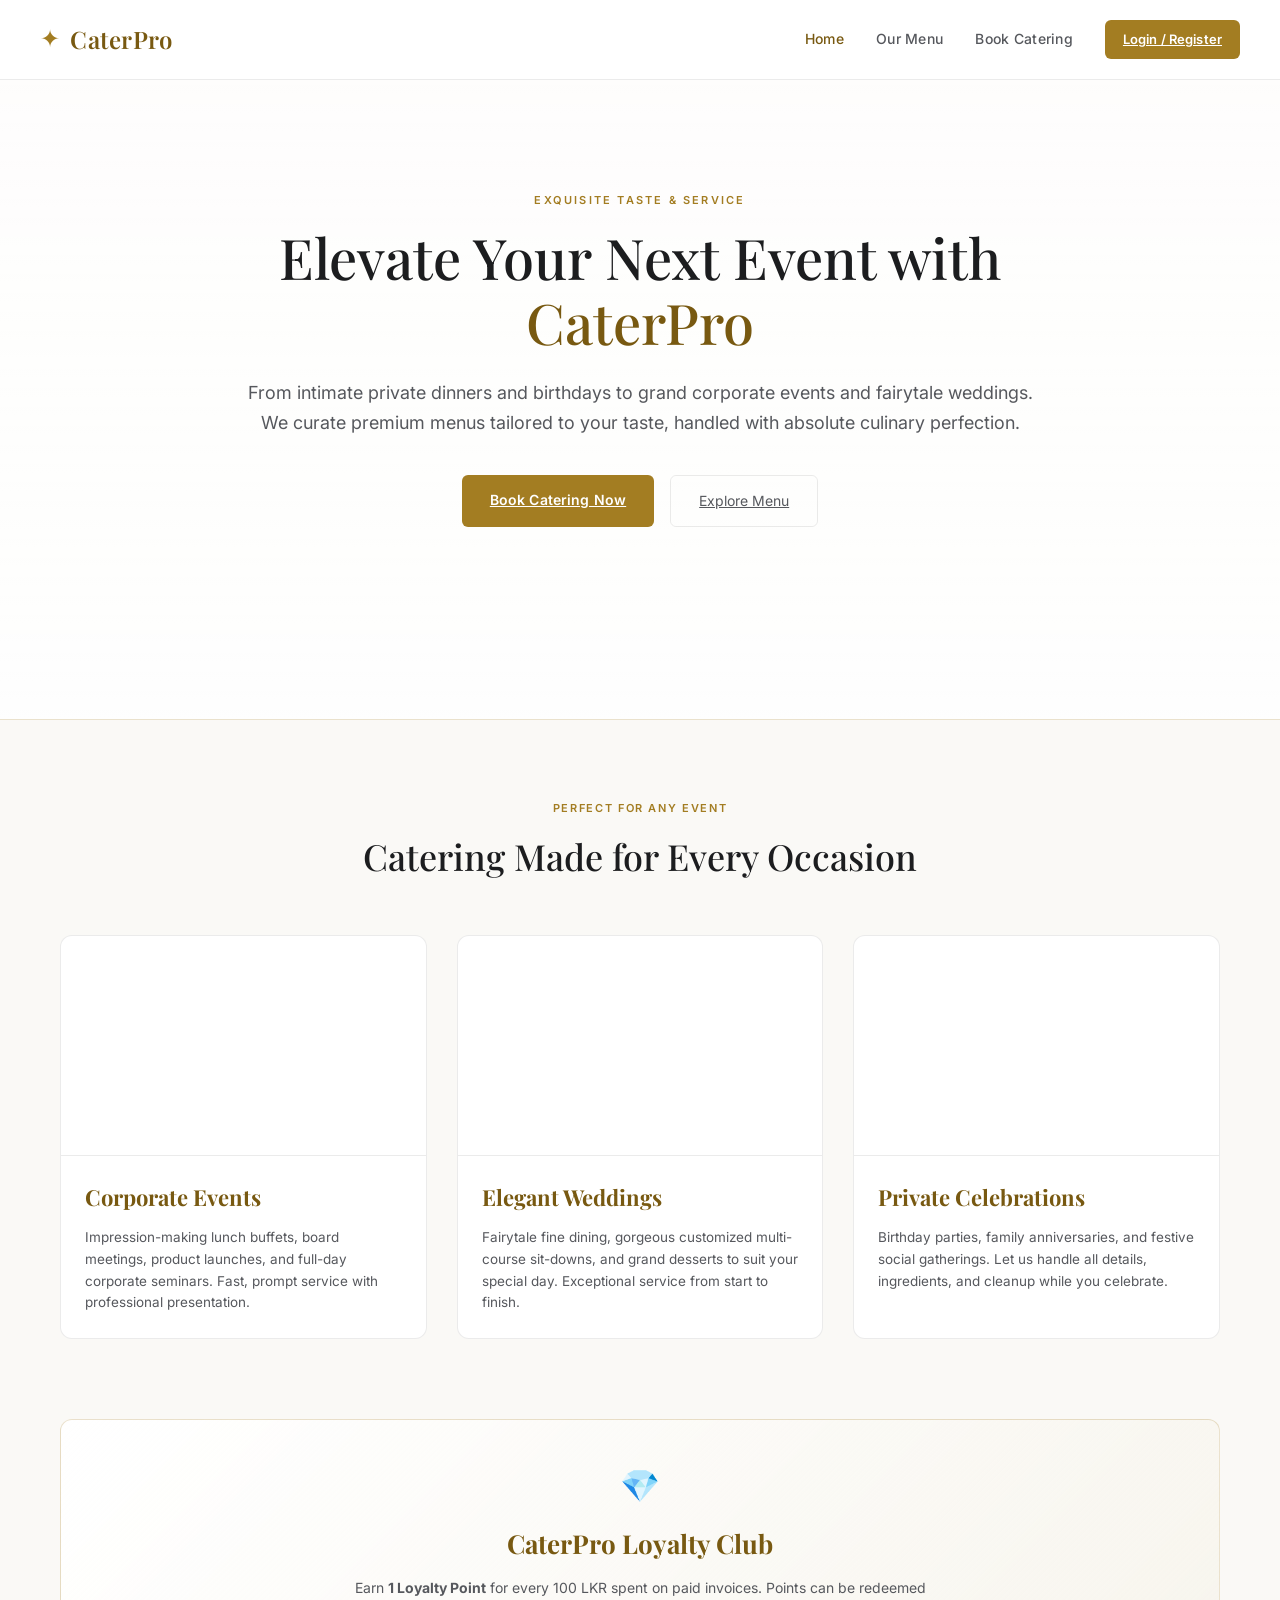
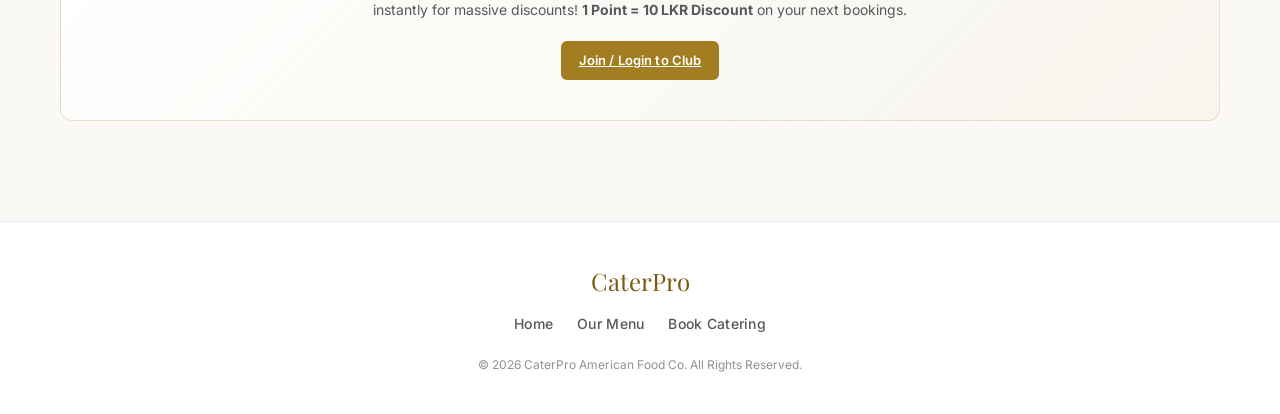
<file: src/main/webapp/index.html>
<!DOCTYPE html>
<html lang="en">
<head>
  <meta charset="UTF-8" />
  <meta name="viewport" content="width=device-width, initial-scale=1.0" />
  <meta name="description" content="CaterPro — Elegant Catering Services for Corporate Occasions, Weddings, and Private Celebrations." />
  <title>CaterPro — Premium Catering Services</title>
  <link rel="preconnect" href="https://fonts.googleapis.com" />
  <link href="https://fonts.googleapis.com/css2?family=Playfair+Display:ital,wght@0,400;0,500;0,600;0,700;1,400&family=Inter:wght@300;400;500;600;700&display=swap" rel="stylesheet" />
  <link rel="stylesheet" href="css/style.css" />
</head>
<body class="public-body">

  <!-- ── PUBLIC HEADER ── -->
  <header class="public-header">
    <a href="index.html" class="public-brand">
      <span class="public-brand-icon">✦</span>
      <span class="public-brand-name">CaterPro</span>
    </a>
    <nav class="public-nav">
      <a href="index.html" class="public-nav-link active">Home</a>
      <a href="menu.html" class="public-nav-link">Our Menu</a>
      <a href="book.html" class="public-nav-link">Book Catering</a>
      <span id="header-auth" style="display:flex; align-items:center;">
        <!-- Filled dynamically by shared.js -->
      </span>
    </nav>
  </header>

  <!-- ── HERO SECTION ── -->
  <section class="public-hero">
    <div class="hero-content">
      <div class="hero-tag">Exquisite Taste &amp; Service</div>
      <h1 class="hero-title">Elevate Your Next Event with <span>CaterPro</span></h1>
      <p class="hero-desc">From intimate private dinners and birthdays to grand corporate events and fairytale weddings. We curate premium menus tailored to your taste, handled with absolute culinary perfection.</p>
      <div class="hero-actions">
        <a href="book.html" class="btn-primary" style="padding:14px 28px; font-size:14px;">Book Catering Now</a>
        <a href="menu.html" class="btn-ghost" style="padding:14px 28px; font-size:14px;">Explore Menu</a>
      </div>
    </div>
  </section>

  <!-- ── OCCASIONS ── -->
  <section class="public-section">
    <div class="section-header">
      <div class="section-tag">Perfect for Any Event</div>
      <h2 class="section-title">Catering Made for Every Occasion</h2>
    </div>
    <div class="occasions-grid">
      <div class="occasion-card">
        <div class="occasion-img" style="background-image: url('https://images.unsplash.com/photo-1519167758481-83f550bb49b3?q=80&w=600&auto=format&fit=crop');">
          <div class="occasion-img-overlay"></div>
        </div>
        <div class="occasion-body">
          <h3 class="occasion-name">Corporate Events</h3>
          <p class="occasion-desc">Impression-making lunch buffets, board meetings, product launches, and full-day corporate seminars. Fast, prompt service with professional presentation.</p>
        </div>
      </div>
      <div class="occasion-card">
        <div class="occasion-img" style="background-image: url('https://images.unsplash.com/photo-1519741497674-611481863552?q=80&w=600&auto=format&fit=crop');">
          <div class="occasion-img-overlay"></div>
        </div>
        <div class="occasion-body">
          <h3 class="occasion-name">Elegant Weddings</h3>
          <p class="occasion-desc">Fairytale fine dining, gorgeous customized multi-course sit-downs, and grand desserts to suit your special day. Exceptional service from start to finish.</p>
        </div>
      </div>
      <div class="occasion-card">
        <div class="occasion-img" style="background-image: url('https://images.unsplash.com/photo-1530103862676-de8c9debad1d?q=80&w=600&auto=format&fit=crop');">
          <div class="occasion-img-overlay"></div>
        </div>
        <div class="occasion-body">
          <h3 class="occasion-name">Private Celebrations</h3>
          <p class="occasion-desc">Birthday parties, family anniversaries, and festive social gatherings. Let us handle all details, ingredients, and cleanup while you celebrate.</p>
        </div>
      </div>
    </div>
  </section>

  <!-- ── LOYALTY CLUB CARD ── -->
  <section class="public-section" style="margin-top:0;">
    <div class="card" style="display:flex; flex-direction:column; align-items:center; text-align:center; padding:40px; border-color:var(--border-gold); background:linear-gradient(135deg, var(--bg-surface), rgba(201,168,76,0.05));">
      <span style="font-size:32px; color:var(--gold); margin-bottom:12px;">💎</span>
      <h3 style="font-family:var(--font-serif); font-size:26px; color:var(--gold-light); margin-bottom:12px;">CaterPro Loyalty Club</h3>
      <p style="max-width:600px; color:var(--text-secondary); font-size:14px; margin-bottom:20px; line-height:1.6;">
        Earn <strong>1 Loyalty Point</strong> for every 100 LKR spent on paid invoices. 
        Points can be redeemed instantly for massive discounts! <strong>1 Point = 10 LKR Discount</strong> on your next bookings.
      </p>
      <a href="login.html" class="btn-primary">Join / Login to Club</a>
    </div>
  </section>

  <!-- ── PUBLIC FOOTER ── -->
  <footer class="public-footer">
    <div class="footer-logo">CaterPro</div>
    <div class="footer-links">
      <a href="index.html" class="public-nav-link">Home</a>
      <a href="menu.html" class="public-nav-link">Our Menu</a>
      <a href="book.html" class="public-nav-link">Book Catering</a>
    </div>
    <div class="footer-copy">&copy; 2026 CaterPro American Food Co. All Rights Reserved.</div>
  </footer>

  <div class="toast" id="toast"></div>

  <!-- Scripts -->
  <script src="js/shared.js"></script>
</body>
</html>
</file>
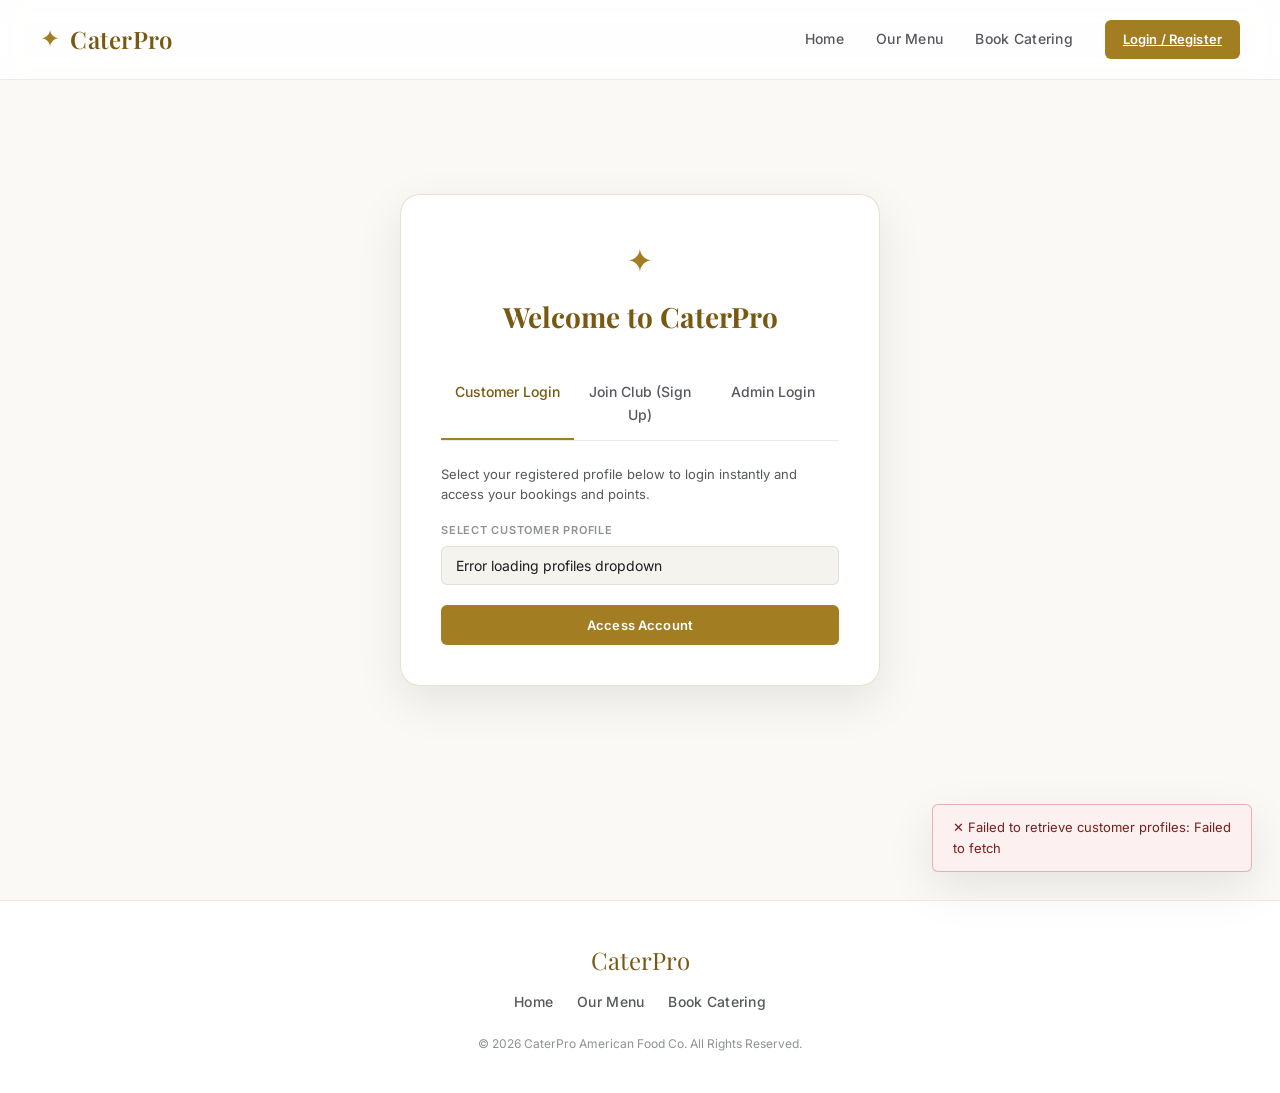
<file: src/main/webapp/admin-billing.html>
<!DOCTYPE html>
<html lang="en">
<head>
  <meta charset="UTF-8" />
  <meta name="viewport" content="width=device-width, initial-scale=1.0" />
  <title>Billing &amp; Invoices — CaterPro</title>
  <link rel="preconnect" href="https://fonts.googleapis.com" />
  <link href="https://fonts.googleapis.com/css2?family=Playfair+Display:ital,wght@0,400;0,500;0,600;0,700;1,400&family=Inter:wght@300;400;500;600;700&display=swap" rel="stylesheet" />
  <link rel="stylesheet" href="css/style.css" />
</head>
<body>

  <!-- Force Admin Auth Check -->
  <script>
    const u = localStorage.getItem('caterpro_user');
    if (!u || JSON.parse(u).role !== 'admin') {
      window.location.href = 'login.html?msg=admin_only';
    }
  </script>

  <!-- ── SIDEBAR ── -->
  <aside class="sidebar" id="sidebar">
    <div class="brand">
      <span class="brand-icon">✦</span>
      <div>
        <div class="brand-name">CaterPro</div>
        <div class="brand-sub">Management System</div>
      </div>
    </div>

    <nav class="nav">
      <a href="admin-dashboard.html" class="nav-item" data-page="admin-dashboard.html">
        <svg viewBox="0 0 24 24"><rect x="3" y="3" width="7" height="7" rx="1"/><rect x="14" y="3" width="7" height="7" rx="1"/><rect x="3" y="14" width="7" height="7" rx="1"/><rect x="14" y="14" width="7" height="7" rx="1"/></svg>
        Dashboard
      </a>
      <a href="admin-customers.html" class="nav-item" data-page="admin-customers.html">
        <svg viewBox="0 0 24 24"><circle cx="9" cy="7" r="4"/><path d="M3 21v-2a4 4 0 0 1 4-4h4a4 4 0 0 1 4 4v2"/><path d="M16 3.13a4 4 0 0 1 0 7.75"/><path d="M21 21v-2a4 4 0 0 0-3-3.85"/></svg>
        CRM &amp; Loyalty
      </a>
      <a href="admin-menu.html" class="nav-item" data-page="admin-menu.html">
        <svg viewBox="0 0 24 24"><path d="M3 3h18v4H3z"/><path d="M3 11h18v4H3z"/><path d="M3 19h18v2H3z"/></svg>
        Menu Items
      </a>
      <a href="admin-orders.html" class="nav-item" data-page="admin-orders.html">
        <svg viewBox="0 0 24 24"><path d="M9 5H7a2 2 0 0 0-2 2v12a2 2 0 0 0 2 2h10a2 2 0 0 0 2-2V7a2 2 0 0 0-2-2h-2"/><rect x="9" y="3" width="6" height="4" rx="1"/><path d="M9 12h6"/><path d="M9 16h4"/></svg>
        Orders
      </a>
      <a href="admin-billing.html" class="nav-item active" data-page="admin-billing.html">
        <svg viewBox="0 0 24 24"><rect x="2" y="5" width="20" height="14" rx="2"/><line x1="2" y1="10" x2="22" y2="10"/></svg>
        Billing
      </a>
      <a href="admin-inventory.html" class="nav-item" data-page="admin-inventory.html">
        <svg viewBox="0 0 24 24"><path d="M20 7l-8-4-8 4 8 4 8-4z"/><path d="M4 12l8 4 8-4"/><path d="M4 17l8 4 8-4"/></svg>
        Inventory
      </a>
      <a href="admin-reports.html" class="nav-item" data-page="admin-reports.html">
        <svg viewBox="0 0 24 24"><path d="M18 20V10"/><path d="M12 20V4"/><path d="M6 20v-6"/></svg>
        Reports &amp; Charts
      </a>
    </nav>

    <div class="sidebar-footer">
      <div class="sidebar-user">
        <div class="user-avatar">A</div>
        <div>
          <div class="user-name">Admin</div>
          <div class="user-role">Catering Manager</div>
        </div>
      </div>
      <button class="btn-ghost" style="width:100%; margin-top:10px; padding:6px;" onclick="logout()">Logout</button>
    </div>
  </aside>

  <!-- ── MAIN CONTENT ── -->
  <main class="main" id="main">

    <!-- Top bar -->
    <header class="topbar">
      <div class="topbar-left">
        <button class="menu-toggle" id="menuToggle">☰</button>
        <div class="page-title" id="pageTitle">Billing &amp; Financials</div>
      </div>
      <div class="topbar-right" style="display:flex; align-items:center; gap:20px;">
        <a href="index.html" class="btn-ghost" style="padding:6px 12px; font-size:11px;">View Public Site</a>
        <div class="date-display" id="dateDisplay"></div>
      </div>
    </header>

    <!-- CONTENT WRAPPER -->
    <div style="padding: 28px; display:flex; flex-direction:column; gap:24px; overflow-y:auto; flex:1;">
      
      <div class="page-actions">
        <input class="search-input" type="text" placeholder="Search bills &amp; invoices…" id="billSearch" />
      </div>

      <div class="card">
        <table class="data-table" id="billTable">
          <thead>
            <tr>
              <th>Bill #</th>
              <th>Customer</th>
              <th>Occasion Type</th>
              <th>Subtotal</th>
              <th>Tax Amount</th>
              <th>Total Bill</th>
              <th>Status</th>
              <th>Actions</th>
            </tr>
          </thead>
          <tbody id="billBody"><tr><td colspan="8" class="loading">Loading billing directory…</td></tr></tbody>
        </table>
      </div>

    </div>
  </main>

  <!-- ── BILL MODAL ── -->
  <div class="modal-overlay" id="billOverlay">
    <div class="modal bill-modal" id="billModal">
      <div class="modal-header">
        <h3>Invoice</h3>
        <button class="modal-close" id="billModalClose">✕</button>
      </div>
      <div class="modal-body" id="billModalBody"></div>
      <div class="modal-footer">
        <button class="btn-ghost" id="billModalClose2">Close</button>
        <button class="btn-primary" id="printBillBtn">🖨 Print</button>
      </div>
    </div>
  </div>

  <div class="toast" id="toast"></div>

  <!-- Scripts -->
  <script src="js/shared.js"></script>
  <script src="js/admin-billing.js"></script>
</body>
</html>
</file>
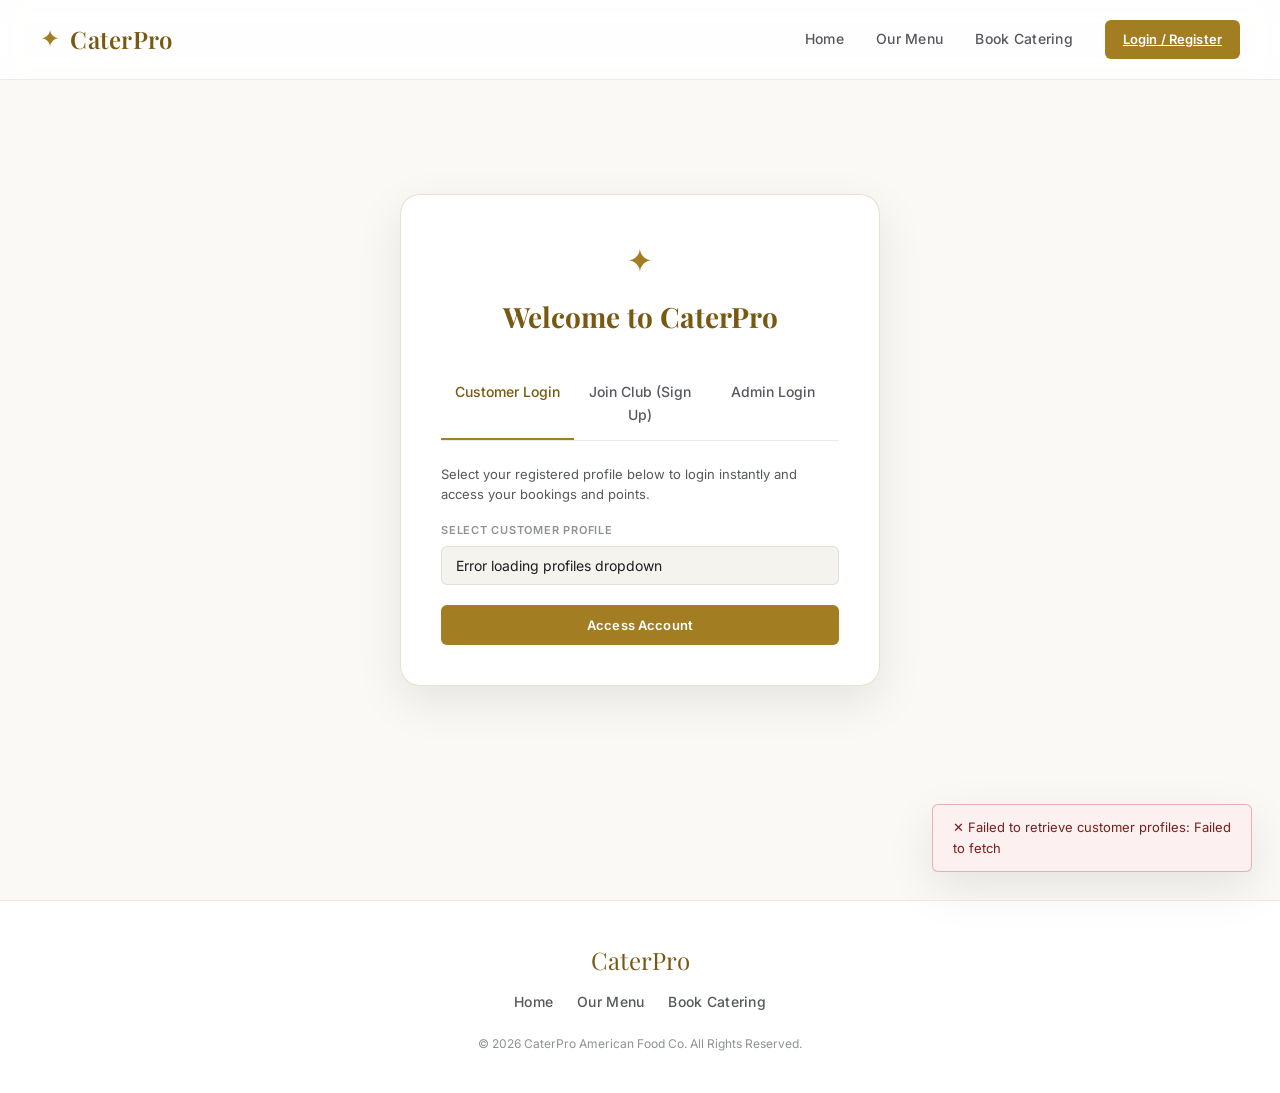
<file: src/main/webapp/admin-customers.html>
<!DOCTYPE html>
<html lang="en">
<head>
  <meta charset="UTF-8" />
  <meta name="viewport" content="width=device-width, initial-scale=1.0" />
  <title>CRM &amp; Loyalty Management — CaterPro</title>
  <link rel="preconnect" href="https://fonts.googleapis.com" />
  <link href="https://fonts.googleapis.com/css2?family=Playfair+Display:ital,wght@0,400;0,500;0,600;0,700;1,400&family=Inter:wght@300;400;500;600;700&display=swap" rel="stylesheet" />
  <link rel="stylesheet" href="css/style.css" />
</head>
<body>

  <!-- Force Admin Auth Check -->
  <script>
    const u = localStorage.getItem('caterpro_user');
    if (!u || JSON.parse(u).role !== 'admin') {
      window.location.href = 'login.html?msg=admin_only';
    }
  </script>

  <!-- ── SIDEBAR ── -->
  <aside class="sidebar" id="sidebar">
    <div class="brand">
      <span class="brand-icon">✦</span>
      <div>
        <div class="brand-name">CaterPro</div>
        <div class="brand-sub">Management System</div>
      </div>
    </div>

    <nav class="nav">
      <a href="admin-dashboard.html" class="nav-item" data-page="admin-dashboard.html">
        <svg viewBox="0 0 24 24"><rect x="3" y="3" width="7" height="7" rx="1"/><rect x="14" y="3" width="7" height="7" rx="1"/><rect x="3" y="14" width="7" height="7" rx="1"/><rect x="14" y="14" width="7" height="7" rx="1"/></svg>
        Dashboard
      </a>
      <a href="admin-customers.html" class="nav-item active" data-page="admin-customers.html">
        <svg viewBox="0 0 24 24"><circle cx="9" cy="7" r="4"/><path d="M3 21v-2a4 4 0 0 1 4-4h4a4 4 0 0 1 4 4v2"/><path d="M16 3.13a4 4 0 0 1 0 7.75"/><path d="M21 21v-2a4 4 0 0 0-3-3.85"/></svg>
        CRM &amp; Loyalty
      </a>
      <a href="admin-menu.html" class="nav-item" data-page="admin-menu.html">
        <svg viewBox="0 0 24 24"><path d="M3 3h18v4H3z"/><path d="M3 11h18v4H3z"/><path d="M3 19h18v2H3z"/></svg>
        Menu Items
      </a>
      <a href="admin-orders.html" class="nav-item" data-page="admin-orders.html">
        <svg viewBox="0 0 24 24"><path d="M9 5H7a2 2 0 0 0-2 2v12a2 2 0 0 0 2 2h10a2 2 0 0 0 2-2V7a2 2 0 0 0-2-2h-2"/><rect x="9" y="3" width="6" height="4" rx="1"/><path d="M9 12h6"/><path d="M9 16h4"/></svg>
        Orders
      </a>
      <a href="admin-billing.html" class="nav-item" data-page="admin-billing.html">
        <svg viewBox="0 0 24 24"><rect x="2" y="5" width="20" height="14" rx="2"/><line x1="2" y1="10" x2="22" y2="10"/></svg>
        Billing
      </a>
      <a href="admin-inventory.html" class="nav-item" data-page="admin-inventory.html">
        <svg viewBox="0 0 24 24"><path d="M20 7l-8-4-8 4 8 4 8-4z"/><path d="M4 12l8 4 8-4"/><path d="M4 17l8 4 8-4"/></svg>
        Inventory
      </a>
      <a href="admin-reports.html" class="nav-item" data-page="admin-reports.html">
        <svg viewBox="0 0 24 24"><path d="M18 20V10"/><path d="M12 20V4"/><path d="M6 20v-6"/></svg>
        Reports &amp; Charts
      </a>
    </nav>

    <div class="sidebar-footer">
      <div class="sidebar-user">
        <div class="user-avatar">A</div>
        <div>
          <div class="user-name">Admin</div>
          <div class="user-role">Catering Manager</div>
        </div>
      </div>
      <button class="btn-ghost" style="width:100%; margin-top:10px; padding:6px;" onclick="logout()">Logout</button>
    </div>
  </aside>

  <!-- ── MAIN CONTENT ── -->
  <main class="main" id="main">

    <!-- Top bar -->
    <header class="topbar">
      <div class="topbar-left">
        <button class="menu-toggle" id="menuToggle">☰</button>
        <div class="page-title" id="pageTitle">CRM &amp; Loyalty Registry</div>
      </div>
      <div class="topbar-right" style="display:flex; align-items:center; gap:20px;">
        <a href="index.html" class="btn-ghost" style="padding:6px 12px; font-size:11px;">View Public Site</a>
        <div class="date-display" id="dateDisplay"></div>
      </div>
    </header>

    <!-- CONTENT WRAPPER -->
    <div style="padding: 28px; display:flex; flex-direction:column; gap:24px; overflow-y:auto; flex:1;">
      
      <div class="page-actions">
        <input class="search-input" type="text" placeholder="Search customers…" id="customerSearch" />
        <button class="btn-primary" id="addCustomerBtn">+ Add Customer Profile</button>
      </div>

      <div class="crm-layout">
        <div class="card">
          <table class="data-table" id="customerTable">
            <thead>
              <tr>
                <th>Name</th>
                <th>Email</th>
                <th>Phone</th>
                <th>Address</th>
                <th>Loyalty Points</th>
                <th>Actions</th>
              </tr>
            </thead>
            <tbody id="customerBody"><tr><td colspan="6" class="loading">Loading customer records…</td></tr></tbody>
          </table>
        </div>

        <div class="card crm-panel">
          <h3 class="crm-panel-title">CRM Announcement Panel</h3>
          <p class="crm-panel-desc">Broadcast simulated loyalty discounts, event scheduling, or catering menu notices to customer accounts.</p>
          
          <div class="form-group">
            <label>Target Segment</label>
            <select class="form-control" id="notif-target">
              <option value="all">All Registered Customers</option>
              <option value="loyalty">Loyalty Club (points &gt; 50)</option>
            </select>
          </div>
          
          <div class="form-group">
            <label>Communication Channel</label>
            <select class="form-control" id="notif-type">
              <option value="SMS">SMS Notification</option>
              <option value="Email">Email Broadcast</option>
            </select>
          </div>
          
          <div class="form-group">
            <label>Message Content</label>
            <textarea class="form-control crm-textarea" id="notif-message" rows="3" placeholder="Type notification content..."></textarea>
          </div>
          
          <button class="btn-primary btn-full" id="sendNotifBtn">✉ Send Announcement</button>
          
          <div class="crm-logs-section">
            <h4 class="crm-logs-title">System Activity Logs</h4>
            <div id="notif-logs" class="crm-logs-list">No announcements dispatched yet.</div>
          </div>
        </div>
      </div>

    </div>
  </main>

  <!-- ── MODALS ── -->
  <div class="modal-overlay" id="modalOverlay">
    <div class="modal" id="modal">
      <div class="modal-header">
        <h3 id="modalTitle">Title</h3>
        <button class="modal-close" id="modalClose">✕</button>
      </div>
      <div class="modal-body" id="modalBody"></div>
      <div class="modal-footer">
        <button class="btn-ghost" id="modalCancel">Cancel</button>
        <button class="btn-primary" id="modalSave">Save</button>
      </div>
    </div>
  </div>

  <div class="toast" id="toast"></div>

  <!-- Scripts -->
  <script src="js/shared.js"></script>
  <script src="js/admin-customers.js"></script>
</body>
</html>
</file>
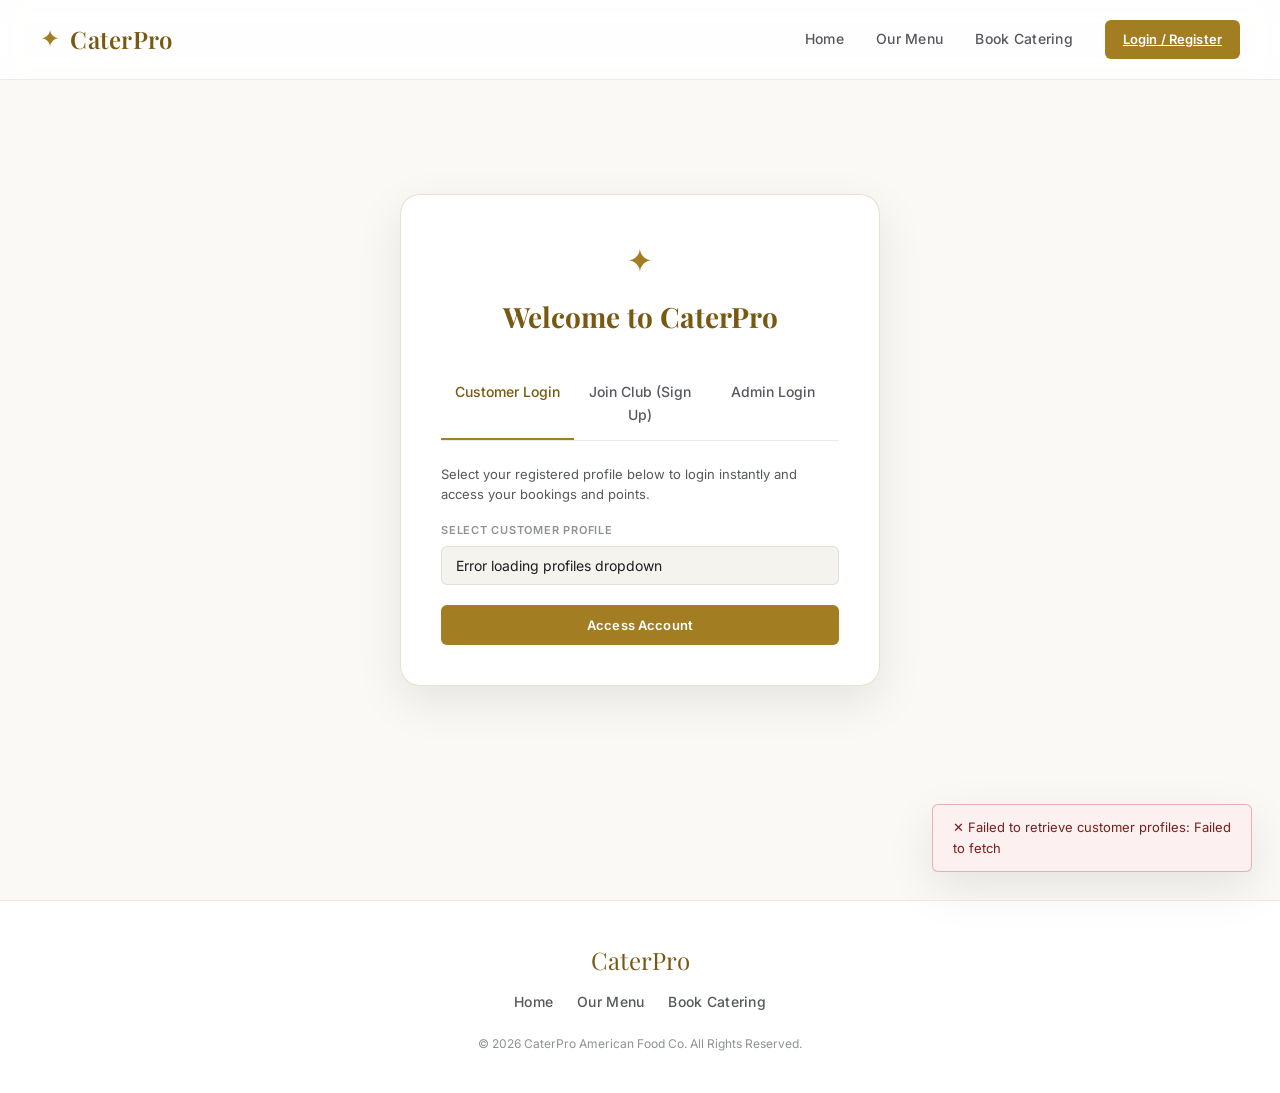
<file: src/main/webapp/admin-dashboard.html>
<!DOCTYPE html>
<html lang="en">
<head>
  <meta charset="UTF-8" />
  <meta name="viewport" content="width=device-width, initial-scale=1.0" />
  <meta name="description" content="CaterPro — Admin Dashboard." />
  <title>Admin Dashboard — CaterPro</title>
  <link rel="preconnect" href="https://fonts.googleapis.com" />
  <link href="https://fonts.googleapis.com/css2?family=Playfair+Display:ital,wght@0,400;0,500;0,600;0,700;1,400&family=Inter:wght@300;400;500;600;700&display=swap" rel="stylesheet" />
  <link rel="stylesheet" href="css/style.css" />
</head>
<body>

  <!-- Force Admin Auth Check before rendering -->
  <script>
    // Inline blocking auth check
    const u = localStorage.getItem('caterpro_user');
    if (!u || JSON.parse(u).role !== 'admin') {
      window.location.href = 'login.html?msg=admin_only';
    }
  </script>

  <!-- ── SIDEBAR ── -->
  <aside class="sidebar" id="sidebar">
    <div class="brand">
      <span class="brand-icon">✦</span>
      <div>
        <div class="brand-name">CaterPro</div>
        <div class="brand-sub">Management System</div>
      </div>
    </div>

    <nav class="nav">
      <a href="admin-dashboard.html" class="nav-item active" data-page="admin-dashboard.html">
        <svg viewBox="0 0 24 24"><rect x="3" y="3" width="7" height="7" rx="1"/><rect x="14" y="3" width="7" height="7" rx="1"/><rect x="3" y="14" width="7" height="7" rx="1"/><rect x="14" y="14" width="7" height="7" rx="1"/></svg>
        Dashboard
      </a>
      <a href="admin-customers.html" class="nav-item" data-page="admin-customers.html">
        <svg viewBox="0 0 24 24"><circle cx="9" cy="7" r="4"/><path d="M3 21v-2a4 4 0 0 1 4-4h4a4 4 0 0 1 4 4v2"/><path d="M16 3.13a4 4 0 0 1 0 7.75"/><path d="M21 21v-2a4 4 0 0 0-3-3.85"/></svg>
        CRM &amp; Loyalty
      </a>
      <a href="admin-menu.html" class="nav-item" data-page="admin-menu.html">
        <svg viewBox="0 0 24 24"><path d="M3 3h18v4H3z"/><path d="M3 11h18v4H3z"/><path d="M3 19h18v2H3z"/></svg>
        Menu Items
      </a>
      <a href="admin-orders.html" class="nav-item" data-page="admin-orders.html">
        <svg viewBox="0 0 24 24"><path d="M9 5H7a2 2 0 0 0-2 2v12a2 2 0 0 0 2 2h10a2 2 0 0 0 2-2V7a2 2 0 0 0-2-2h-2"/><rect x="9" y="3" width="6" height="4" rx="1"/><path d="M9 12h6"/><path d="M9 16h4"/></svg>
        Orders
      </a>
      <a href="admin-billing.html" class="nav-item" data-page="admin-billing.html">
        <svg viewBox="0 0 24 24"><rect x="2" y="5" width="20" height="14" rx="2"/><line x1="2" y1="10" x2="22" y2="10"/></svg>
        Billing
      </a>
      <a href="admin-inventory.html" class="nav-item" data-page="admin-inventory.html">
        <svg viewBox="0 0 24 24"><path d="M20 7l-8-4-8 4 8 4 8-4z"/><path d="M4 12l8 4 8-4"/><path d="M4 17l8 4 8-4"/></svg>
        Inventory
      </a>
      <a href="admin-reports.html" class="nav-item" data-page="admin-reports.html">
        <svg viewBox="0 0 24 24"><path d="M18 20V10"/><path d="M12 20V4"/><path d="M6 20v-6"/></svg>
        Reports &amp; Charts
      </a>
    </nav>

    <div class="sidebar-footer">
      <div class="sidebar-user">
        <div class="user-avatar">A</div>
        <div>
          <div class="user-name">Admin</div>
          <div class="user-role">Catering Manager</div>
        </div>
      </div>
      <button class="btn-ghost" style="width:100%; margin-top:10px; padding:6px;" onclick="logout()">Logout</button>
    </div>
  </aside>

  <!-- ── MAIN CONTENT ── -->
  <main class="main" id="main">

    <!-- Top bar -->
    <header class="topbar">
      <div class="topbar-left">
        <button class="menu-toggle" id="menuToggle">☰</button>
        <div class="page-title" id="pageTitle">Dashboard Overview</div>
      </div>
      <div class="topbar-right" style="display:flex; align-items:center; gap:20px;">
        <a href="index.html" class="btn-ghost" style="padding:6px 12px; font-size:11px;">View Public Site</a>
        <div class="date-display" id="dateDisplay"></div>
      </div>
    </header>

    <!-- CONTENT WRAPPER -->
    <div style="padding: 28px; display:flex; flex-direction:column; gap:24px; overflow-y:auto; flex:1;">
      
      <!-- Stats widget row -->
      <div class="stats-grid">
        <div class="stat-card gold">
          <div class="stat-icon">📋</div>
          <div class="stat-value" id="stat-orders">—</div>
          <div class="stat-label">Total Orders</div>
        </div>
        <div class="stat-card teal">
          <div class="stat-icon">👥</div>
          <div class="stat-value" id="stat-customers">—</div>
          <div class="stat-label">Customers</div>
        </div>
        <div class="stat-card rose">
          <div class="stat-icon">💰</div>
          <div class="stat-value" id="stat-revenue">—</div>
          <div class="stat-label">Revenue (LKR)</div>
        </div>
        <div class="stat-card slate">
          <div class="stat-icon">⏳</div>
          <div class="stat-value" id="stat-pending">—</div>
          <div class="stat-label">Pending Orders</div>
        </div>
      </div>

      <!-- Main dashboard grid -->
      <div class="dash-grid">
        <div class="card">
          <div class="card-header">
            <h3>Recent Catering Bookings</h3>
            <a href="admin-orders.html" class="link-btn">View all orders →</a>
          </div>
          <div id="recentOrdersList" class="list-placeholder">Loading recent orders…</div>
        </div>
        
        <div class="card">
          <div class="card-header">
            <h3>Quick Commands</h3>
          </div>
          <div class="quick-actions">
            <a href="admin-orders.html" class="qa-btn" style="text-decoration:none;">
              <span>+</span> Orders Panel
            </a>
            <a href="admin-customers.html" class="qa-btn" style="text-decoration:none;">
              <span>+</span> Customer CRM
            </a>
            <a href="admin-menu.html" class="qa-btn" style="text-decoration:none;">
              <span>+</span> Menu Manager
            </a>
            <a href="admin-billing.html" class="qa-btn" style="text-decoration:none;">
              <span>$</span> View Invoices
            </a>
          </div>
        </div>
      </div>

    </div>
  </main>

  <div class="toast" id="toast"></div>

  <!-- Shared & specific scripts -->
  <script src="js/shared.js"></script>
  <script src="js/admin-dashboard.js"></script>
</body>
</html>
</file>
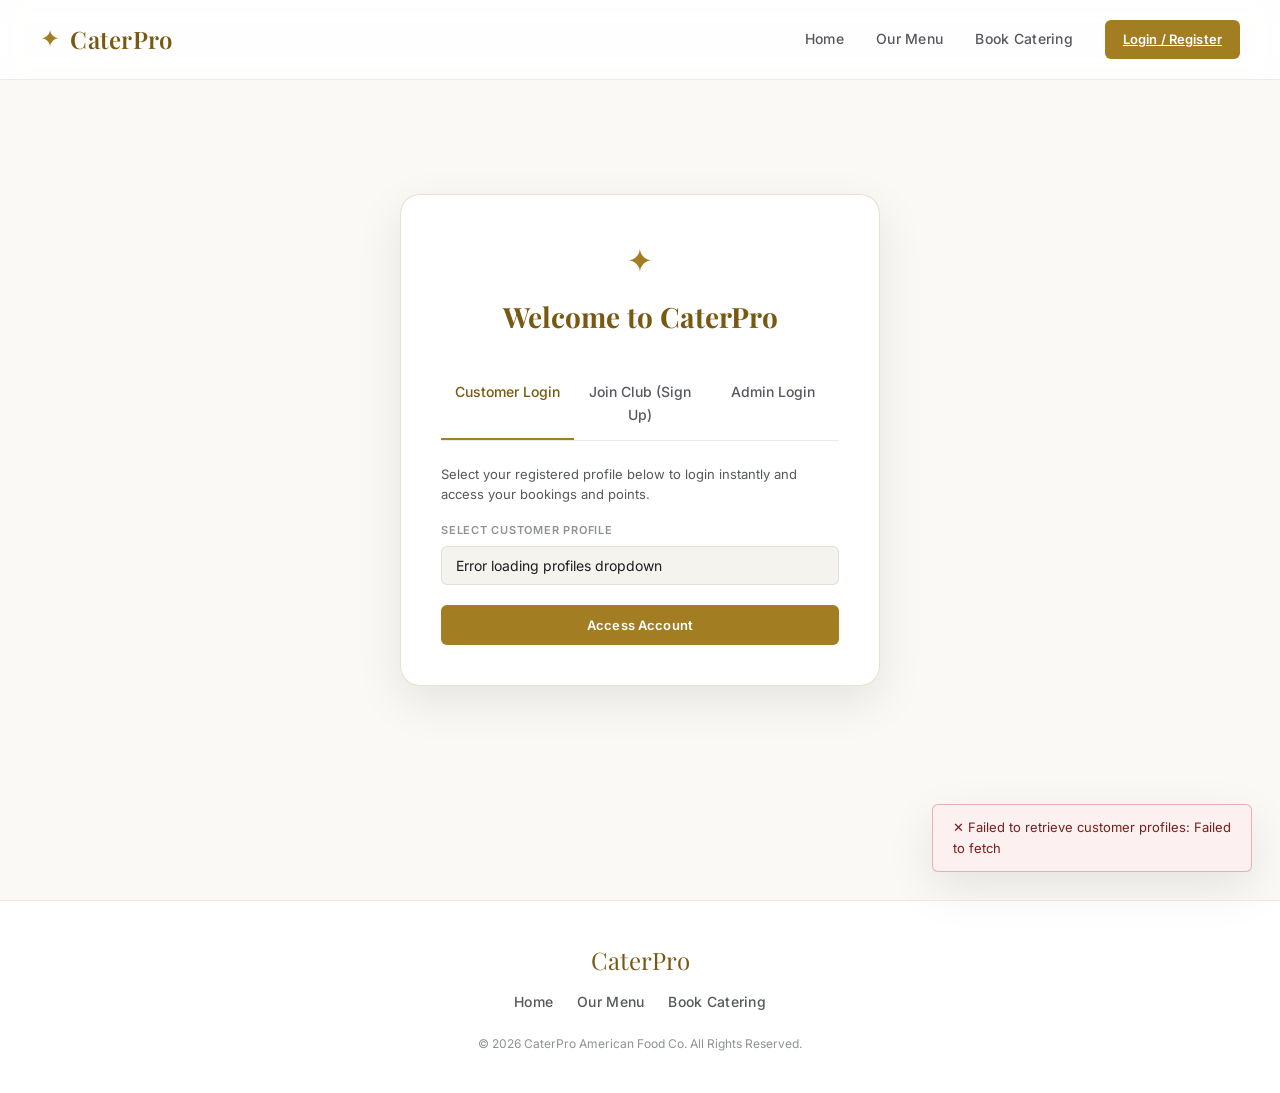
<file: src/main/webapp/admin-inventory.html>
<!DOCTYPE html>
<html lang="en">
<head>
  <meta charset="UTF-8" />
  <meta name="viewport" content="width=device-width, initial-scale=1.0" />
  <title>Inventory &amp; Supplies Control — CaterPro</title>
  <link rel="preconnect" href="https://fonts.googleapis.com" />
  <link href="https://fonts.googleapis.com/css2?family=Playfair+Display:ital,wght@0,400;0,500;0,600;0,700;1,400&family=Inter:wght@300;400;500;600;700&display=swap" rel="stylesheet" />
  <link rel="stylesheet" href="css/style.css" />
</head>
<body>

  <!-- Force Admin Auth Check -->
  <script>
    const u = localStorage.getItem('caterpro_user');
    if (!u || JSON.parse(u).role !== 'admin') {
      window.location.href = 'login.html?msg=admin_only';
    }
  </script>

  <!-- ── SIDEBAR ── -->
  <aside class="sidebar" id="sidebar">
    <div class="brand">
      <span class="brand-icon">✦</span>
      <div>
        <div class="brand-name">CaterPro</div>
        <div class="brand-sub">Management System</div>
      </div>
    </div>

    <nav class="nav">
      <a href="admin-dashboard.html" class="nav-item" data-page="admin-dashboard.html">
        <svg viewBox="0 0 24 24"><rect x="3" y="3" width="7" height="7" rx="1"/><rect x="14" y="3" width="7" height="7" rx="1"/><rect x="3" y="14" width="7" height="7" rx="1"/><rect x="14" y="14" width="7" height="7" rx="1"/></svg>
        Dashboard
      </a>
      <a href="admin-customers.html" class="nav-item" data-page="admin-customers.html">
        <svg viewBox="0 0 24 24"><circle cx="9" cy="7" r="4"/><path d="M3 21v-2a4 4 0 0 1 4-4h4a4 4 0 0 1 4 4v2"/><path d="M16 3.13a4 4 0 0 1 0 7.75"/><path d="M21 21v-2a4 4 0 0 0-3-3.85"/></svg>
        CRM &amp; Loyalty
      </a>
      <a href="admin-menu.html" class="nav-item" data-page="admin-menu.html">
        <svg viewBox="0 0 24 24"><path d="M3 3h18v4H3z"/><path d="M3 11h18v4H3z"/><path d="M3 19h18v2H3z"/></svg>
        Menu Items
      </a>
      <a href="admin-orders.html" class="nav-item" data-page="admin-orders.html">
        <svg viewBox="0 0 24 24"><path d="M9 5H7a2 2 0 0 0-2 2v12a2 2 0 0 0 2 2h10a2 2 0 0 0 2-2V7a2 2 0 0 0-2-2h-2"/><rect x="9" y="3" width="6" height="4" rx="1"/><path d="M9 12h6"/><path d="M9 16h4"/></svg>
        Orders
      </a>
      <a href="admin-billing.html" class="nav-item" data-page="admin-billing.html">
        <svg viewBox="0 0 24 24"><rect x="2" y="5" width="20" height="14" rx="2"/><line x1="2" y1="10" x2="22" y2="10"/></svg>
        Billing
      </a>
      <a href="admin-inventory.html" class="nav-item active" data-page="admin-inventory.html">
        <svg viewBox="0 0 24 24"><path d="M20 7l-8-4-8 4 8 4 8-4z"/><path d="M4 12l8 4 8-4"/><path d="M4 17l8 4 8-4"/></svg>
        Inventory
      </a>
      <a href="admin-reports.html" class="nav-item" data-page="admin-reports.html">
        <svg viewBox="0 0 24 24"><path d="M18 20V10"/><path d="M12 20V4"/><path d="M6 20v-6"/></svg>
        Reports &amp; Charts
      </a>
    </nav>

    <div class="sidebar-footer">
      <div class="sidebar-user">
        <div class="user-avatar">A</div>
        <div>
          <div class="user-name">Admin</div>
          <div class="user-role">Catering Manager</div>
        </div>
      </div>
      <button class="btn-ghost" style="width:100%; margin-top:10px; padding:6px;" onclick="logout()">Logout</button>
    </div>
  </aside>

  <!-- ── MAIN CONTENT ── -->
  <main class="main" id="main">

    <!-- Top bar -->
    <header class="topbar">
      <div class="topbar-left">
        <button class="menu-toggle" id="menuToggle">☰</button>
        <div class="page-title" id="pageTitle">Inventory &amp; Ingredient Control</div>
      </div>
      <div class="topbar-right" style="display:flex; align-items:center; gap:20px;">
        <a href="index.html" class="btn-ghost" style="padding:6px 12px; font-size:11px;">View Public Site</a>
        <div class="date-display" id="dateDisplay"></div>
      </div>
    </header>

    <!-- CONTENT WRAPPER -->
    <div style="padding: 28px; display:flex; flex-direction:column; gap:24px; overflow-y:auto; flex:1;">
      
      <div class="page-actions">
        <input class="search-input" type="text" placeholder="Search ingredients…" id="inventorySearch" />
        <button class="btn-primary" id="addInventoryBtn">+ Add Stock Item</button>
      </div>

      <div class="card">
        <table class="data-table" id="inventoryTable">
          <thead>
            <tr>
              <th>Ingredient / Supply</th>
              <th>Current Level</th>
              <th>Unit</th>
              <th>Alert Level</th>
              <th>Status Level</th>
              <th>Last Restocked</th>
              <th>Actions</th>
            </tr>
          </thead>
          <tbody id="inventoryBody"><tr><td colspan="7" class="loading">Loading stock catalog…</td></tr></tbody>
        </table>
      </div>

    </div>
  </main>

  <!-- ── MODALS ── -->
  <div class="modal-overlay" id="modalOverlay">
    <div class="modal" id="modal">
      <div class="modal-header">
        <h3 id="modalTitle">Title</h3>
        <button class="modal-close" id="modalClose">✕</button>
      </div>
      <div class="modal-body" id="modalBody"></div>
      <div class="modal-footer">
        <button class="btn-ghost" id="modalCancel">Cancel</button>
        <button class="btn-primary" id="modalSave">Save</button>
      </div>
    </div>
  </div>

  <div class="toast" id="toast"></div>

  <!-- Scripts -->
  <script src="js/shared.js"></script>
  <script src="js/admin-inventory.js"></script>
</body>
</html>
</file>
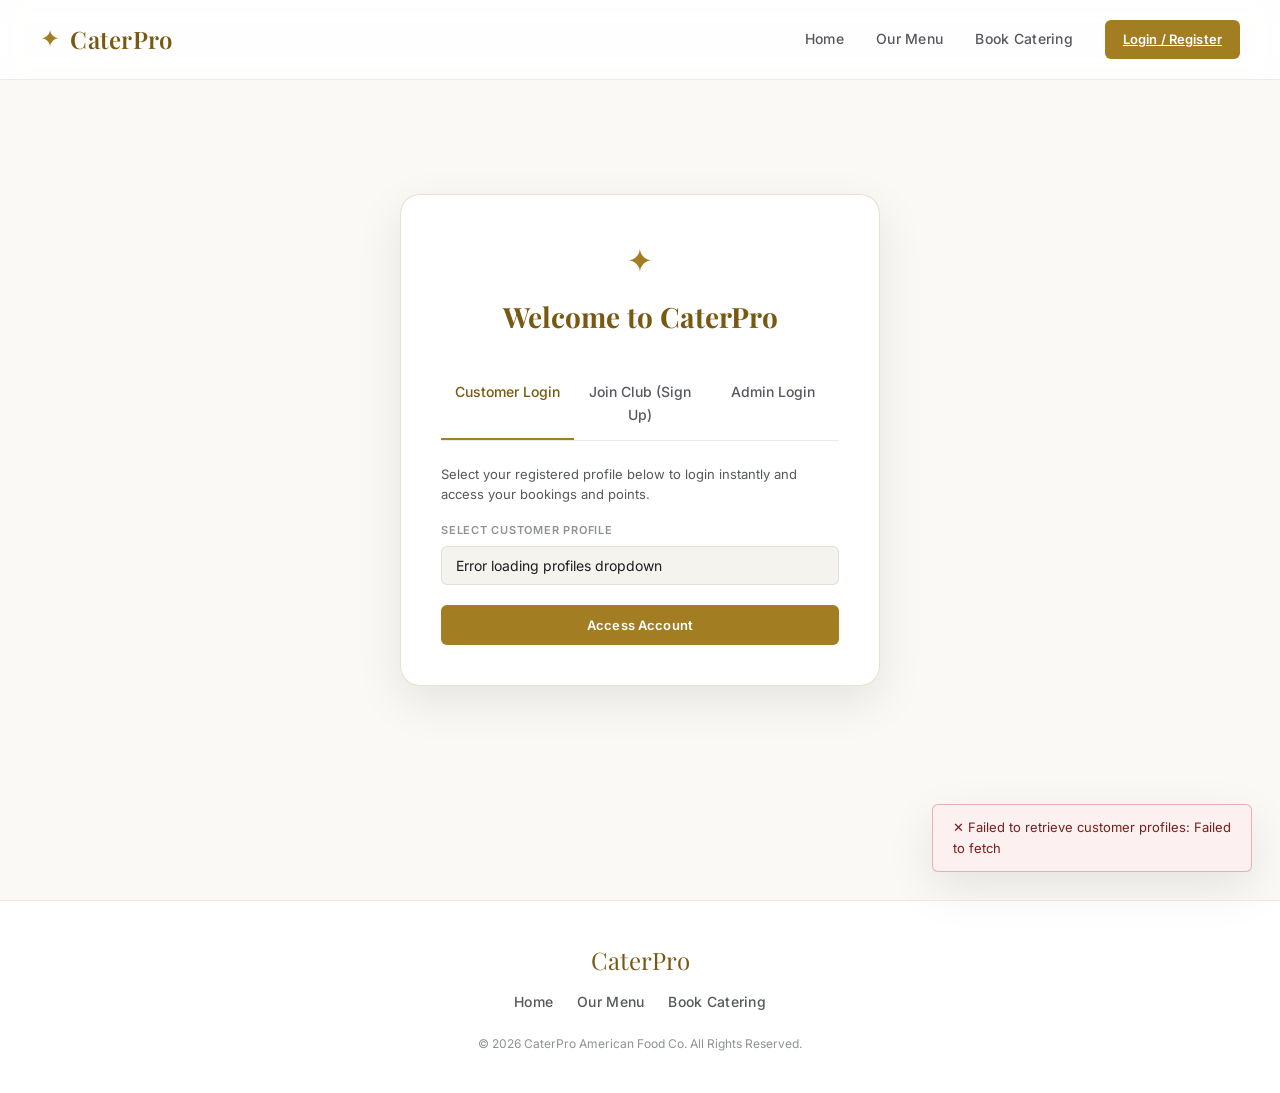
<file: src/main/webapp/admin-menu.html>
<!DOCTYPE html>
<html lang="en">
<head>
  <meta charset="UTF-8" />
  <meta name="viewport" content="width=device-width, initial-scale=1.0" />
  <title>Menu Items Manager — CaterPro</title>
  <link rel="preconnect" href="https://fonts.googleapis.com" />
  <link href="https://fonts.googleapis.com/css2?family=Playfair+Display:ital,wght@0,400;0,500;0,600;0,700;1,400&family=Inter:wght@300;400;500;600;700&display=swap" rel="stylesheet" />
  <link rel="stylesheet" href="css/style.css" />
</head>
<body>

  <!-- Force Admin Auth Check -->
  <script>
    const u = localStorage.getItem('caterpro_user');
    if (!u || JSON.parse(u).role !== 'admin') {
      window.location.href = 'login.html?msg=admin_only';
    }
  </script>

  <!-- ── SIDEBAR ── -->
  <aside class="sidebar" id="sidebar">
    <div class="brand">
      <span class="brand-icon">✦</span>
      <div>
        <div class="brand-name">CaterPro</div>
        <div class="brand-sub">Management System</div>
      </div>
    </div>

    <nav class="nav">
      <a href="admin-dashboard.html" class="nav-item" data-page="admin-dashboard.html">
        <svg viewBox="0 0 24 24"><rect x="3" y="3" width="7" height="7" rx="1"/><rect x="14" y="3" width="7" height="7" rx="1"/><rect x="3" y="14" width="7" height="7" rx="1"/><rect x="14" y="14" width="7" height="7" rx="1"/></svg>
        Dashboard
      </a>
      <a href="admin-customers.html" class="nav-item" data-page="admin-customers.html">
        <svg viewBox="0 0 24 24"><circle cx="9" cy="7" r="4"/><path d="M3 21v-2a4 4 0 0 1 4-4h4a4 4 0 0 1 4 4v2"/><path d="M16 3.13a4 4 0 0 1 0 7.75"/><path d="M21 21v-2a4 4 0 0 0-3-3.85"/></svg>
        CRM &amp; Loyalty
      </a>
      <a href="admin-menu.html" class="nav-item active" data-page="admin-menu.html">
        <svg viewBox="0 0 24 24"><path d="M3 3h18v4H3z"/><path d="M3 11h18v4H3z"/><path d="M3 19h18v2H3z"/></svg>
        Menu Items
      </a>
      <a href="admin-orders.html" class="nav-item" data-page="admin-orders.html">
        <svg viewBox="0 0 24 24"><path d="M9 5H7a2 2 0 0 0-2 2v12a2 2 0 0 0 2 2h10a2 2 0 0 0 2-2V7a2 2 0 0 0-2-2h-2"/><rect x="9" y="3" width="6" height="4" rx="1"/><path d="M9 12h6"/><path d="M9 16h4"/></svg>
        Orders
      </a>
      <a href="admin-billing.html" class="nav-item" data-page="admin-billing.html">
        <svg viewBox="0 0 24 24"><rect x="2" y="5" width="20" height="14" rx="2"/><line x1="2" y1="10" x2="22" y2="10"/></svg>
        Billing
      </a>
      <a href="admin-inventory.html" class="nav-item" data-page="admin-inventory.html">
        <svg viewBox="0 0 24 24"><path d="M20 7l-8-4-8 4 8 4 8-4z"/><path d="M4 12l8 4 8-4"/><path d="M4 17l8 4 8-4"/></svg>
        Inventory
      </a>
      <a href="admin-reports.html" class="nav-item" data-page="admin-reports.html">
        <svg viewBox="0 0 24 24"><path d="M18 20V10"/><path d="M12 20V4"/><path d="M6 20v-6"/></svg>
        Reports &amp; Charts
      </a>
    </nav>

    <div class="sidebar-footer">
      <div class="sidebar-user">
        <div class="user-avatar">A</div>
        <div>
          <div class="user-name">Admin</div>
          <div class="user-role">Catering Manager</div>
        </div>
      </div>
      <button class="btn-ghost" style="width:100%; margin-top:10px; padding:6px;" onclick="logout()">Logout</button>
    </div>
  </aside>

  <!-- ── MAIN CONTENT ── -->
  <main class="main" id="main">

    <!-- Top bar -->
    <header class="topbar">
      <div class="topbar-left">
        <button class="menu-toggle" id="menuToggle">☰</button>
        <div class="page-title" id="pageTitle">Gourmet Catering Menu Items</div>
      </div>
      <div class="topbar-right" style="display:flex; align-items:center; gap:20px;">
        <a href="index.html" class="btn-ghost" style="padding:6px 12px; font-size:11px;">View Public Site</a>
        <div class="date-display" id="dateDisplay"></div>
      </div>
    </header>

    <!-- CONTENT WRAPPER -->
    <div style="padding: 28px; display:flex; flex-direction:column; gap:24px; overflow-y:auto; flex:1;">
      
      <div class="page-actions">
        <div class="filter-tabs" id="categoryFilter">
          <button class="filter-tab active" data-cat="All">All</button>
          <button class="filter-tab" data-cat="Appetizer">Appetizers</button>
          <button class="filter-tab" data-cat="Main Course">Main Courses</button>
          <button class="filter-tab" data-cat="Dessert">Desserts</button>
          <button class="filter-tab" data-cat="Beverage">Beverages</button>
          <button class="filter-tab" data-cat="Side Dish">Side Dishes</button>
        </div>
        <button class="btn-primary" id="addMenuBtn">+ Add Gourmet Item</button>
      </div>

      <div class="menu-grid" id="menuGrid">Loading menu items list…</div>

    </div>
  </main>

  <!-- ── MODALS ── -->
  <div class="modal-overlay" id="modalOverlay">
    <div class="modal" id="modal">
      <div class="modal-header">
        <h3 id="modalTitle">Title</h3>
        <button class="modal-close" id="modalClose">✕</button>
      </div>
      <div class="modal-body" id="modalBody"></div>
      <div class="modal-footer">
        <button class="btn-ghost" id="modalCancel">Cancel</button>
        <button class="btn-primary" id="modalSave">Save</button>
      </div>
    </div>
  </div>

  <div class="toast" id="toast"></div>

  <!-- Scripts -->
  <script src="js/shared.js"></script>
  <script src="js/admin-menu.js"></script>
</body>
</html>
</file>
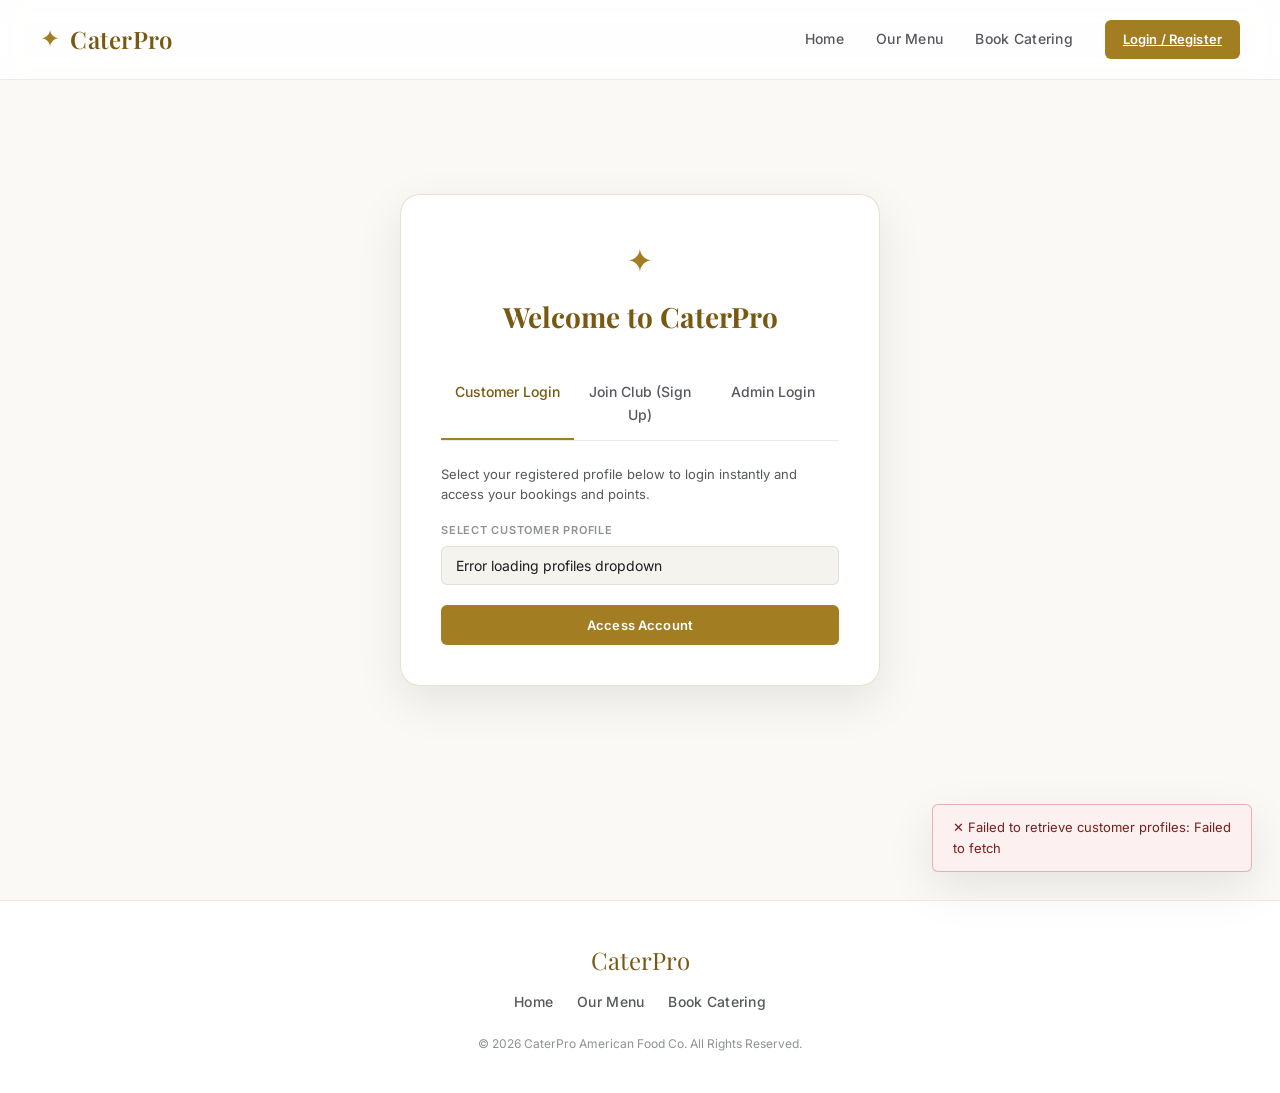
<file: src/main/webapp/admin-orders.html>
<!DOCTYPE html>
<html lang="en">
<head>
  <meta charset="UTF-8" />
  <meta name="viewport" content="width=device-width, initial-scale=1.0" />
  <title>Orders &amp; Events Scheduler — CaterPro</title>
  <link rel="preconnect" href="https://fonts.googleapis.com" />
  <link href="https://fonts.googleapis.com/css2?family=Playfair+Display:ital,wght@0,400;0,500;0,600;0,700;1,400&family=Inter:wght@300;400;500;600;700&display=swap" rel="stylesheet" />
  <link rel="stylesheet" href="css/style.css" />
</head>
<body>

  <!-- Force Admin Auth Check -->
  <script>
    const u = localStorage.getItem('caterpro_user');
    if (!u || JSON.parse(u).role !== 'admin') {
      window.location.href = 'login.html?msg=admin_only';
    }
  </script>

  <!-- ── SIDEBAR ── -->
  <aside class="sidebar" id="sidebar">
    <div class="brand">
      <span class="brand-icon">✦</span>
      <div>
        <div class="brand-name">CaterPro</div>
        <div class="brand-sub">Management System</div>
      </div>
    </div>

    <nav class="nav">
      <a href="admin-dashboard.html" class="nav-item" data-page="admin-dashboard.html">
        <svg viewBox="0 0 24 24"><rect x="3" y="3" width="7" height="7" rx="1"/><rect x="14" y="3" width="7" height="7" rx="1"/><rect x="3" y="14" width="7" height="7" rx="1"/><rect x="14" y="14" width="7" height="7" rx="1"/></svg>
        Dashboard
      </a>
      <a href="admin-customers.html" class="nav-item" data-page="admin-customers.html">
        <svg viewBox="0 0 24 24"><circle cx="9" cy="7" r="4"/><path d="M3 21v-2a4 4 0 0 1 4-4h4a4 4 0 0 1 4 4v2"/><path d="M16 3.13a4 4 0 0 1 0 7.75"/><path d="M21 21v-2a4 4 0 0 0-3-3.85"/></svg>
        CRM &amp; Loyalty
      </a>
      <a href="admin-menu.html" class="nav-item" data-page="admin-menu.html">
        <svg viewBox="0 0 24 24"><path d="M3 3h18v4H3z"/><path d="M3 11h18v4H3z"/><path d="M3 19h18v2H3z"/></svg>
        Menu Items
      </a>
      <a href="admin-orders.html" class="nav-item active" data-page="admin-orders.html">
        <svg viewBox="0 0 24 24"><path d="M9 5H7a2 2 0 0 0-2 2v12a2 2 0 0 0 2 2h10a2 2 0 0 0 2-2V7a2 2 0 0 0-2-2h-2"/><rect x="9" y="3" width="6" height="4" rx="1"/><path d="M9 12h6"/><path d="M9 16h4"/></svg>
        Orders
      </a>
      <a href="admin-billing.html" class="nav-item" data-page="admin-billing.html">
        <svg viewBox="0 0 24 24"><rect x="2" y="5" width="20" height="14" rx="2"/><line x1="2" y1="10" x2="22" y2="10"/></svg>
        Billing
      </a>
      <a href="admin-inventory.html" class="nav-item" data-page="admin-inventory.html">
        <svg viewBox="0 0 24 24"><path d="M20 7l-8-4-8 4 8 4 8-4z"/><path d="M4 12l8 4 8-4"/><path d="M4 17l8 4 8-4"/></svg>
        Inventory
      </a>
      <a href="admin-reports.html" class="nav-item" data-page="admin-reports.html">
        <svg viewBox="0 0 24 24"><path d="M18 20V10"/><path d="M12 20V4"/><path d="M6 20v-6"/></svg>
        Reports &amp; Charts
      </a>
    </nav>

    <div class="sidebar-footer">
      <div class="sidebar-user">
        <div class="user-avatar">A</div>
        <div>
          <div class="user-name">Admin</div>
          <div class="user-role">Catering Manager</div>
        </div>
      </div>
      <button class="btn-ghost" style="width:100%; margin-top:10px; padding:6px;" onclick="logout()">Logout</button>
    </div>
  </aside>

  <!-- ── MAIN CONTENT ── -->
  <main class="main" id="main">

    <!-- Top bar -->
    <header class="topbar">
      <div class="topbar-left">
        <button class="menu-toggle" id="menuToggle">☰</button>
        <div class="page-title" id="pageTitle">Catering Reservations Scheduler</div>
      </div>
      <div class="topbar-right" style="display:flex; align-items:center; gap:20px;">
        <a href="index.html" class="btn-ghost" style="padding:6px 12px; font-size:11px;">View Public Site</a>
        <div class="date-display" id="dateDisplay"></div>
      </div>
    </header>

    <!-- CONTENT WRAPPER -->
    <div style="padding: 28px; display:flex; flex-direction:column; gap:24px; overflow-y:auto; flex:1;">
      
      <div class="page-actions">
        <input class="search-input" type="text" placeholder="Search orders…" id="orderSearch" />
        <button class="btn-primary" id="addOrderBtn">+ Create Booking Manual</button>
      </div>

      <div class="card">
        <table class="data-table" id="orderTable">
          <thead>
            <tr>
              <th>#</th>
              <th>Customer</th>
              <th>Occasion Event</th>
              <th>Scheduled Date</th>
              <th>Guests</th>
              <th>Status</th>
              <th>Actions</th>
            </tr>
          </thead>
          <tbody id="orderBody"><tr><td colspan="7" class="loading">Loading catering bookings list…</td></tr></tbody>
        </table>
      </div>

    </div>
  </main>

  <!-- ── MODALS ── -->
  <div class="modal-overlay" id="modalOverlay">
    <div class="modal" id="modal">
      <div class="modal-header">
        <h3 id="modalTitle">Title</h3>
        <button class="modal-close" id="modalClose">✕</button>
      </div>
      <div class="modal-body" id="modalBody"></div>
      <div class="modal-footer">
        <button class="btn-ghost" id="modalCancel">Cancel</button>
        <button class="btn-primary" id="modalSave">Save</button>
      </div>
    </div>
  </div>

  <div class="modal-overlay" id="billOverlay">
    <div class="modal bill-modal" id="billModal">
      <div class="modal-header">
        <h3>Invoice</h3>
        <button class="modal-close" id="billModalClose">✕</button>
      </div>
      <div class="modal-body" id="billModalBody"></div>
      <div class="modal-footer">
        <button class="btn-ghost" id="billModalClose2">Close</button>
        <button class="btn-primary" id="printBillBtn">🖨 Print</button>
      </div>
    </div>
  </div>

  <div class="toast" id="toast"></div>

  <!-- Scripts -->
  <script src="js/shared.js"></script>
  <script src="js/admin-orders.js"></script>
</body>
</html>
</file>
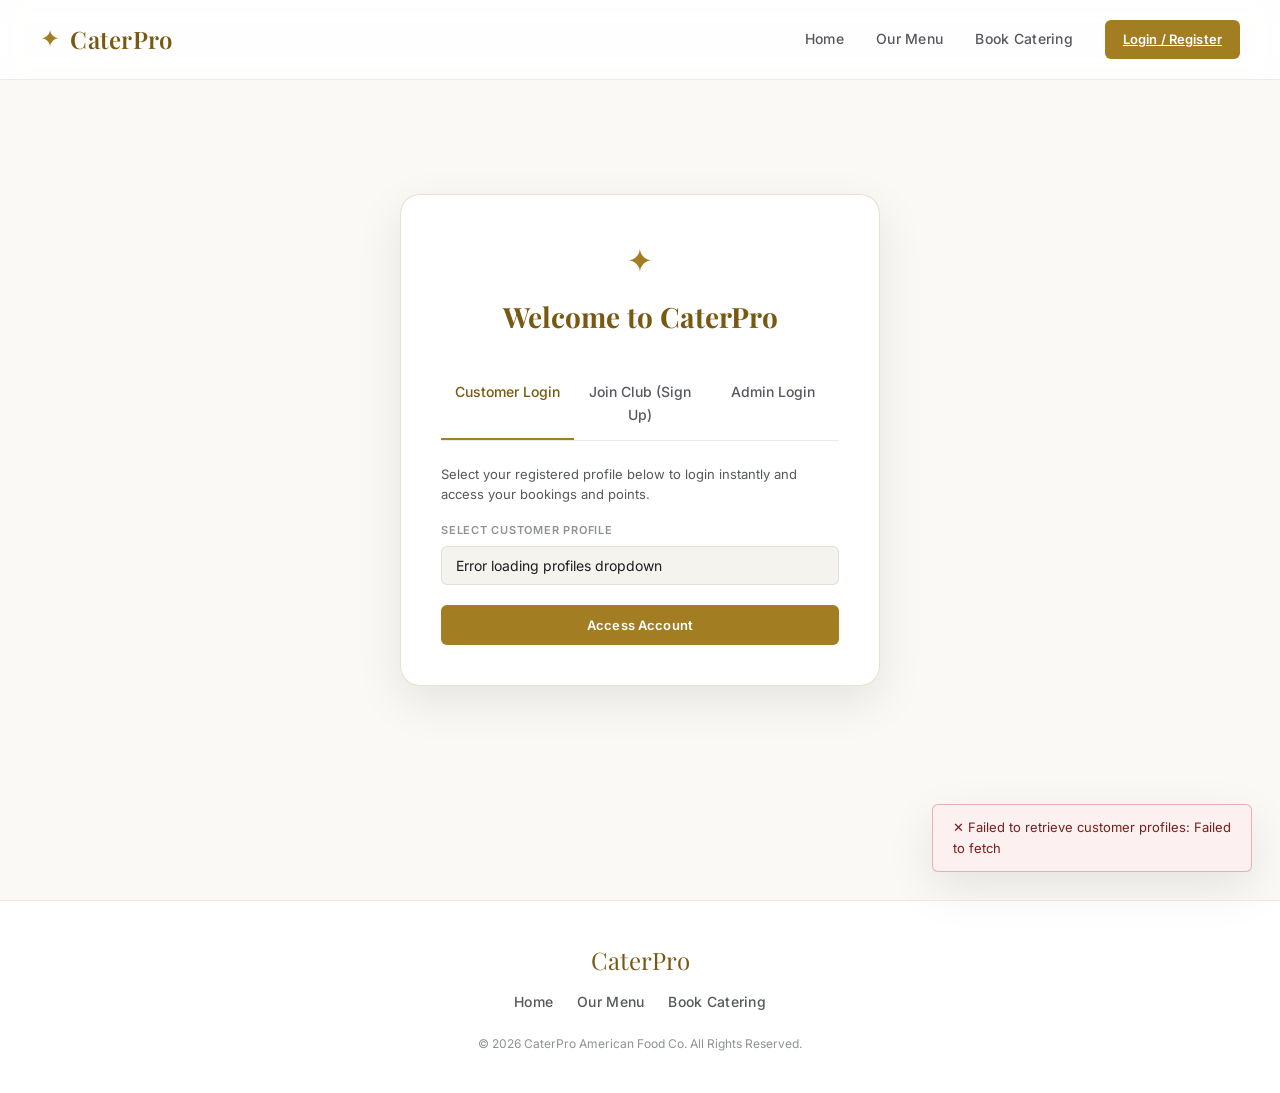
<file: src/main/webapp/book.html>
<!DOCTYPE html>
<html lang="en">
<head>
  <meta charset="UTF-8" />
  <meta name="viewport" content="width=device-width, initial-scale=1.0" />
  <meta name="description" content="Book your next luxurious catering service with CaterPro." />
  <title>Book Gourmet Catering — CaterPro</title>
  <link rel="preconnect" href="https://fonts.googleapis.com" />
  <link href="https://fonts.googleapis.com/css2?family=Playfair+Display:ital,wght@0,400;0,500;0,600;0,700;1,400&family=Inter:wght@300;400;500;600;700&display=swap" rel="stylesheet" />
  <link rel="stylesheet" href="css/style.css" />
</head>
<body class="public-body">

  <!-- ── PUBLIC HEADER ── -->
  <header class="public-header">
    <a href="index.html" class="public-brand">
      <span class="public-brand-icon">✦</span>
      <span class="public-brand-name">CaterPro</span>
    </a>
    <nav class="public-nav">
      <a href="index.html" class="public-nav-link">Home</a>
      <a href="menu.html" class="public-nav-link">Our Menu</a>
      <a href="book.html" class="public-nav-link active">Book Catering</a>
      <span id="header-auth" style="display:flex; align-items:center;">
        <!-- Filled dynamically by shared.js -->
      </span>
    </nav>
  </header>

  <!-- ── BOOKING CONTENT ── -->
  <main class="main">
    <section class="public-section">
      <div class="section-header">
        <div class="section-tag">Instant Reservation</div>
        <h1 class="section-title">Gourmet Catering Booking</h1>
      </div>

      <div class="booking-container">
        
        <!-- Booking form left column -->
        <div class="card" style="padding:30px;">
          <h3 class="summary-title" style="margin-bottom:20px;">Event Specifications</h3>
          
          <form id="bookingForm" onsubmit="event.preventDefault(); submitCateringOrder();">
            
            <div style="display:grid; grid-template-columns:1fr 1fr; gap:16px; margin-bottom:16px;">
              <div class="form-group">
                <label>Event Date <span style="color:var(--rose);">*</span></label>
                <input type="date" class="form-control" id="book-date" required />
              </div>
              <div class="form-group">
                <label>Event Type <span style="color:var(--rose);">*</span></label>
                <select class="form-control" id="book-type" required>
                  <option value="Corporate Event">Corporate Event</option>
                  <option value="Wedding">Wedding</option>
                  <option value="Social Gathering">Social Gathering</option>
                  <option value="Birthday Party">Birthday Party</option>
                  <option value="Anniversary">Anniversary</option>
                  <option value="Other">Other Occasion</option>
                </select>
              </div>
            </div>

            <div style="display:grid; grid-template-columns:1fr 1fr; gap:16px; margin-bottom:16px;">
              <div class="form-group">
                <label>Number of Guests <span style="color:var(--rose);">*</span></label>
                <input type="number" class="form-control" id="book-guests" min="1" value="20" required />
              </div>
              <div class="form-group">
                <label>Catering Venue Address <span style="color:var(--rose);">*</span></label>
                <input type="text" class="form-control" id="book-venue" placeholder="e.g. Grand Ballroom, Colombo" required />
              </div>
            </div>

            <div class="form-group" style="margin-bottom:24px;">
              <label>Special Instructions / Dietaries</label>
              <textarea class="form-control crm-textarea" id="book-notes" rows="2" placeholder="e.g. Vegetarian guests, allergy precautions, serving style preference..."></textarea>
            </div>

            <h3 class="summary-title" style="margin-bottom:16px; border-top:1px solid var(--border); padding-top:20px;">Gourmet Selection <span style="color:var(--rose);">*</span></h3>
            <p style="font-size:12px; color:var(--text-secondary); margin-bottom:16px;">Select packages or individual items and indicate quantities. Catering items are priced per serving packages.</p>
            
            <div class="booking-item-selector" id="bookingItemSelector">
              <div class="loading" style="padding:40px;">Fetching menu items…</div>
            </div>
            
          </form>
        </div>

        <!-- Order Summary & Loyalty Panel right column -->
        <div>
          <!-- Summary Receipt Card -->
          <div class="card summary-card" style="border-color:var(--border-gold); background:var(--bg-surface); position:sticky; top:110px;">
            <h3 class="summary-title">Summary Invoice</h3>
            
            <div id="summary-items" style="display:flex; flex-direction:column; gap:10px; max-height:220px; overflow-y:auto; padding-right:6px;">
              <div style="font-size:12px; color:var(--text-muted); text-align:center; padding:20px 0;">No items selected yet.</div>
            </div>

            <!-- Loyalty Points Sub-Panel -->
            <div id="loyalty-redeem-panel" class="card" style="padding:16px; background:var(--bg-elevated); border:1px dashed var(--border-gold); display:none; flex-direction:column; gap:10px; margin-top:10px;">
              <div style="display:flex; justify-content:space-between; align-items:center;">
                <span style="font-size:12.5px; color:var(--gold-light); font-weight:600;">💎 Loyalty Rewards Available</span>
                <span id="loyalty-pts-avail" class="badge badge-paid">0 pts</span>
              </div>
              <p style="font-size:11.5px; color:var(--text-secondary); line-height:1.5;">Redeem your loyalty points directly to deduct from this invoice! 1 point = 10 LKR discount.</p>
              <div style="display:flex; gap:10px; align-items:center;">
                <input type="number" class="form-control" id="booking-redeem-pts" min="0" value="0" style="padding:6px; font-size:12px; width:100px; background:var(--bg-base);" />
                <button type="button" class="btn-primary" id="apply-pts-btn" style="padding:6px 12px; font-size:11px;">Apply Points</button>
              </div>
              <div id="pts-applied-msg" style="font-size:11px; color:#72c97a; display:none;">Applied points! LKR 0 discount.</div>
            </div>

            <div style="border-top:1px solid var(--border); padding-top:12px; display:flex; flex-direction:column; gap:10px; margin-top:10px;">
              <div class="summary-row">
                <span>Subtotal</span>
                <span id="sum-subtotal">LKR 0.00</span>
              </div>
              <div class="summary-row">
                <span>Tax (10%)</span>
                <span id="sum-tax">LKR 0.00</span>
              </div>
              <div class="summary-row" id="sum-discount-row" style="display:none; color:var(--rose);">
                <span>Redemption Discount</span>
                <span id="sum-discount">- LKR 0.00</span>
              </div>
              <div class="summary-row total">
                <span>Estimated Total</span>
                <span id="sum-total" style="color:var(--gold-light);">LKR 0.00</span>
              </div>
            </div>

            <button type="submit" form="bookingForm" class="btn-primary" style="width:100%; padding:14px; font-size:14px; font-weight:700; text-transform:uppercase; letter-spacing:0.05em; margin-top:10px;">
              Confirm Catering Reservation
            </button>
          </div>
        </div>

      </div>
    </section>
  </main>

  <!-- ── PUBLIC FOOTER ── -->
  <footer class="public-footer">
    <div class="footer-logo">CaterPro</div>
    <div class="footer-links">
      <a href="index.html" class="public-nav-link">Home</a>
      <a href="menu.html" class="public-nav-link">Our Menu</a>
      <a href="book.html" class="public-nav-link">Book Catering</a>
    </div>
    <div class="footer-copy">&copy; 2026 CaterPro American Food Co. All Rights Reserved.</div>
  </footer>

  <div class="toast" id="toast"></div>

  <!-- Scripts -->
  <script src="js/shared.js"></script>
  <script src="js/book.js"></script>
</body>
</html>
</file>
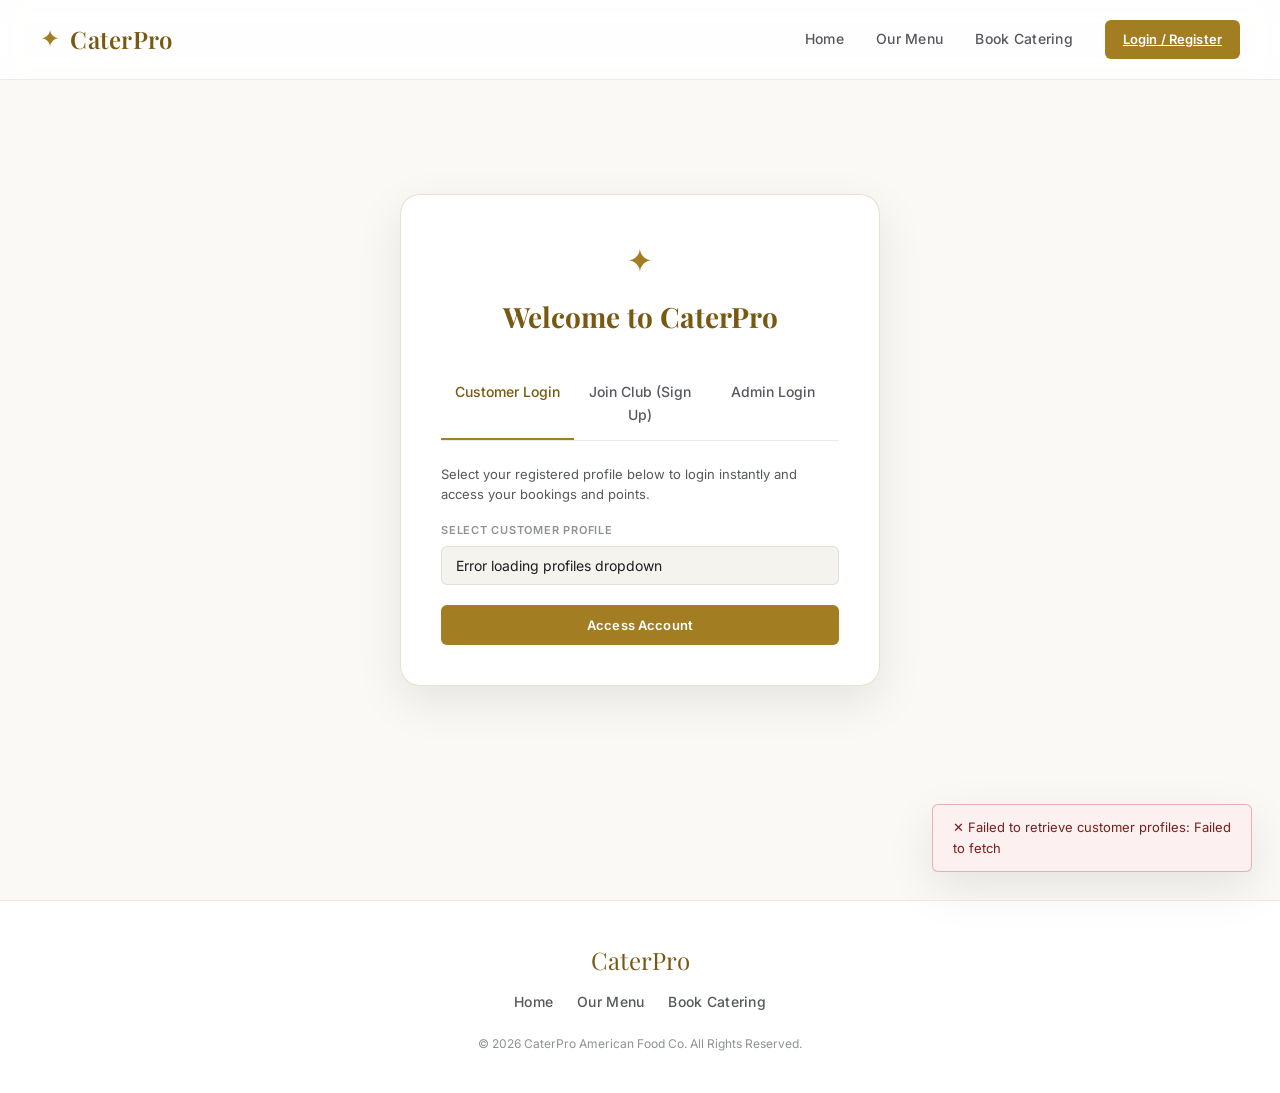
<file: src/main/webapp/login.html>
<!DOCTYPE html>
<html lang="en">
<head>
  <meta charset="UTF-8" />
  <meta name="viewport" content="width=device-width, initial-scale=1.0" />
  <meta name="description" content="Sign In or register for CaterPro Loyalty Club." />
  <title>Login / Sign Up — CaterPro</title>
  <link rel="preconnect" href="https://fonts.googleapis.com" />
  <link href="https://fonts.googleapis.com/css2?family=Playfair+Display:ital,wght@0,400;0,500;0,600;0,700;1,400&family=Inter:wght@300;400;500;600;700&display=swap" rel="stylesheet" />
  <link rel="stylesheet" href="css/style.css" />
</head>
<body class="public-body">

  <!-- ── PUBLIC HEADER ── -->
  <header class="public-header">
    <a href="index.html" class="public-brand">
      <span class="public-brand-icon">✦</span>
      <span class="public-brand-name">CaterPro</span>
    </a>
    <nav class="public-nav">
      <a href="index.html" class="public-nav-link">Home</a>
      <a href="menu.html" class="public-nav-link">Our Menu</a>
      <a href="book.html" class="public-nav-link">Book Catering</a>
      <span id="header-auth" style="display:flex; align-items:center;">
        <!-- Filled dynamically by shared.js -->
      </span>
    </nav>
  </header>

  <!-- ── LOGIN CARD CONTAINER ── -->
  <main class="main">
    <div class="login-container">
      <div class="login-card">
        
        <div class="login-logo">
          <span class="login-logo-icon">✦</span>
          <h2 class="login-logo-title">Welcome to CaterPro</h2>
        </div>

        <div class="login-tabs" id="loginTabs">
          <div class="login-tab active" data-role="customer">Customer Login</div>
          <div class="login-tab" data-role="signup">Join Club (Sign Up)</div>
          <div class="login-tab" data-role="admin">Admin Login</div>
        </div>

        <!-- Form 1: Customer Login Dropdown -->
        <div class="login-form-content" id="form-customer">
          <p style="font-size:13px; color:var(--text-secondary); margin-bottom:18px; line-height:1.5;">Select your registered profile below to login instantly and access your bookings and points.</p>
          <form onsubmit="event.preventDefault(); submitCustomerLogin();">
            <div class="form-group" style="margin-bottom:20px;">
              <label>Select Customer Profile</label>
              <select class="form-control" id="customer-select">
                <option value="">Fetching customers list…</option>
              </select>
            </div>
            <button type="submit" class="btn-primary btn-full" style="padding:12px;">Access Account</button>
          </form>
        </div>

        <!-- Form 2: Customer Signup -->
        <div class="login-form-content" id="form-signup" style="display:none;">
          <p style="font-size:13px; color:var(--text-secondary); margin-bottom:18px; line-height:1.5;">Create a profile to earn points on bookings! New members instantly get <strong>10 points starting bonus</strong>!</p>
          <form onsubmit="event.preventDefault(); submitCustomerSignup();">
            <div class="form-group" style="margin-bottom:12px;">
              <label>Full Name</label>
              <input type="text" class="form-control" id="signup-name" required placeholder="e.g. Kasun Fernando" />
            </div>
            <div class="form-group" style="margin-bottom:12px;">
              <label>Email Address</label>
              <input type="email" class="form-control" id="signup-email" required placeholder="e.g. kasun@gmail.com" />
            </div>
            <div class="form-group" style="margin-bottom:12px;">
              <label>Phone Number</label>
              <input type="tel" class="form-control" id="signup-phone" required placeholder="e.g. 0771234567" />
            </div>
            <div class="form-group" style="margin-bottom:20px;">
              <label>Default Venue / Delivery Address</label>
              <input type="text" class="form-control" id="signup-address" required placeholder="e.g. 100 Galle Road, Colombo 3" />
            </div>
            <button type="submit" class="btn-primary btn-full" style="padding:12px;">Register &amp; Claim 10 Points</button>
          </form>
        </div>

        <!-- Form 3: Admin Login Form -->
        <div class="login-form-content" id="form-admin" style="display:none;">
          <p style="font-size:13px; color:var(--text-secondary); margin-bottom:18px; line-height:1.5;">Enter administrator credentials below to access CRM, Inventory, Billing, and Reports.</p>
          <form onsubmit="event.preventDefault(); submitAdminLogin();">
            <div class="form-group" style="margin-bottom:12px;">
              <label>Email Address</label>
              <input type="email" class="form-control" id="admin-email" value="admin@caterpro.com" required />
            </div>
            <div class="form-group" style="margin-bottom:20px;">
              <label>Password</label>
              <input type="password" class="form-control" id="admin-pass" value="admin123" required />
            </div>
            <button type="submit" class="btn-primary btn-full" style="padding:12px;">Login to Admin Panel</button>
          </form>
        </div>

      </div>
    </div>
  </main>

  <!-- ── PUBLIC FOOTER ── -->
  <footer class="public-footer">
    <div class="footer-logo">CaterPro</div>
    <div class="footer-links">
      <a href="index.html" class="public-nav-link">Home</a>
      <a href="menu.html" class="public-nav-link">Our Menu</a>
      <a href="book.html" class="public-nav-link">Book Catering</a>
    </div>
    <div class="footer-copy">&copy; 2026 CaterPro American Food Co. All Rights Reserved.</div>
  </footer>

  <div class="toast" id="toast"></div>

  <!-- Scripts -->
  <script src="js/shared.js"></script>
  <script src="js/login.js"></script>
</body>
</html>
</file>
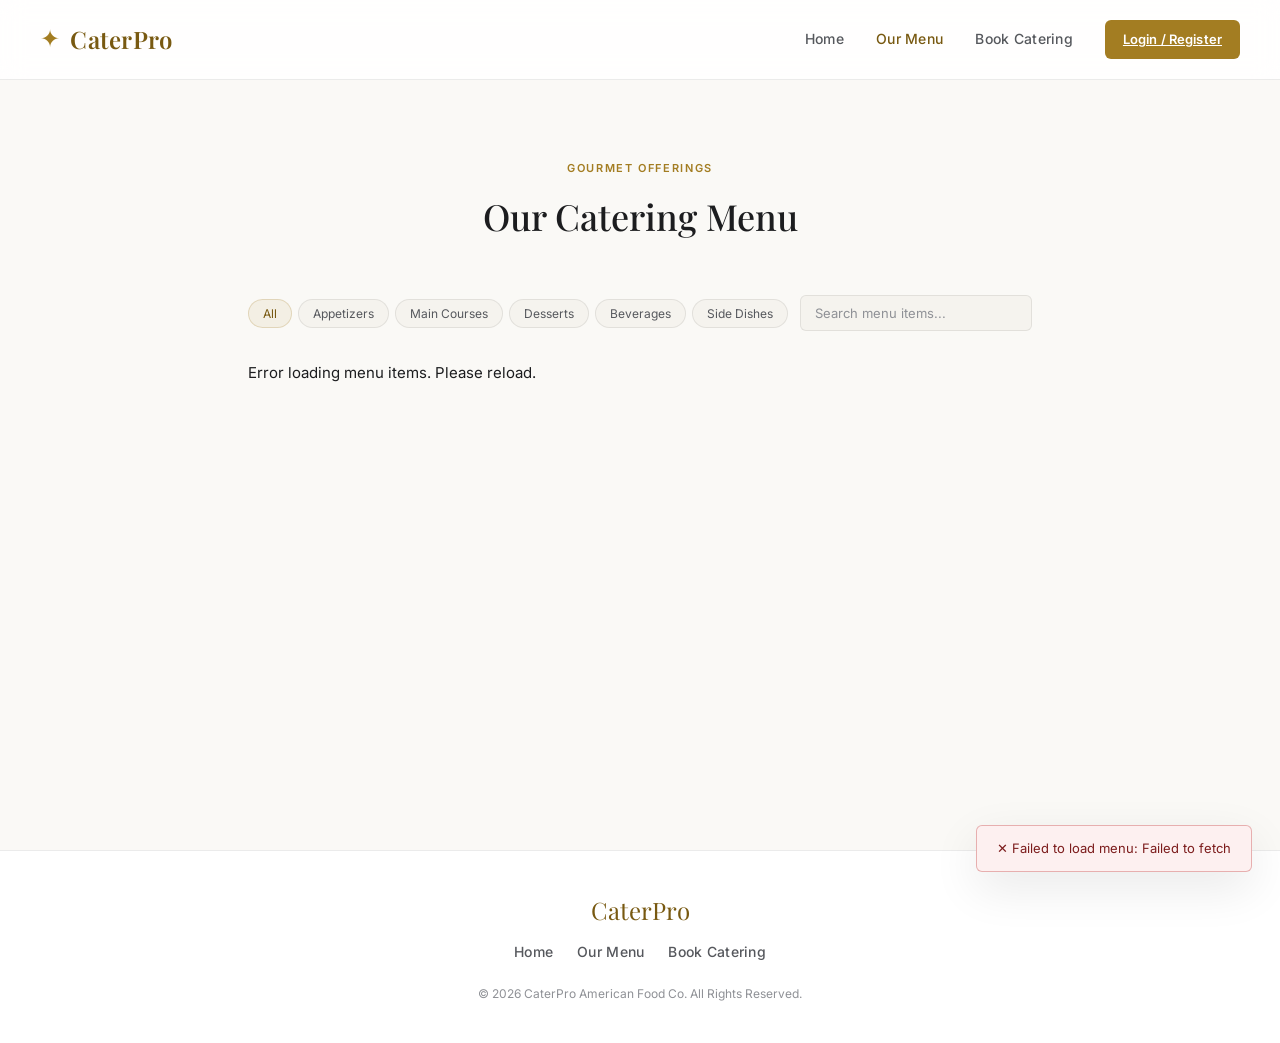
<file: src/main/webapp/menu.html>
<!DOCTYPE html>
<html lang="en">
<head>
  <meta charset="UTF-8" />
  <meta name="viewport" content="width=device-width, initial-scale=1.0" />
  <meta name="description" content="Explore CaterPro's elegant menu catering options." />
  <title>Our Catering Menu — CaterPro</title>
  <link rel="preconnect" href="https://fonts.googleapis.com" />
  <link href="https://fonts.googleapis.com/css2?family=Playfair+Display:ital,wght@0,400;0,500;0,600;0,700;1,400&family=Inter:wght@300;400;500;600;700&display=swap" rel="stylesheet" />
  <link rel="stylesheet" href="css/style.css" />
</head>
<body class="public-body">

  <!-- ── PUBLIC HEADER ── -->
  <header class="public-header">
    <a href="index.html" class="public-brand">
      <span class="public-brand-icon">✦</span>
      <span class="public-brand-name">CaterPro</span>
    </a>
    <nav class="public-nav">
      <a href="index.html" class="public-nav-link">Home</a>
      <a href="menu.html" class="public-nav-link active">Our Menu</a>
      <a href="book.html" class="public-nav-link">Book Catering</a>
      <span id="header-auth" style="display:flex; align-items:center;">
        <!-- Filled dynamically by shared.js -->
      </span>
    </nav>
  </header>

  <!-- ── MENU CONTENT ── -->
  <main class="main">
    <section class="public-section">
      <div class="section-header">
        <div class="section-tag">Gourmet Offerings</div>
        <h1 class="section-title">Our Catering Menu</h1>
      </div>

      <div class="page-actions" style="margin-bottom: 30px;">
        <div class="filter-tabs" id="menuFilters">
          <button class="filter-tab active" data-cat="All">All</button>
          <button class="filter-tab" data-cat="Appetizer">Appetizers</button>
          <button class="filter-tab" data-cat="Main Course">Main Courses</button>
          <button class="filter-tab" data-cat="Dessert">Desserts</button>
          <button class="filter-tab" data-cat="Beverage">Beverages</button>
          <button class="filter-tab" data-cat="Side Dish">Side Dishes</button>
        </div>
        <input class="search-input" type="text" placeholder="Search menu items..." id="menuSearchInput" />
      </div>

      <div class="menu-grid" id="publicMenuGrid">
        <div class="loading" style="grid-column: 1/-1; padding: 60px;">Loading exquisite delicacies…</div>
      </div>
    </section>
  </main>

  <!-- ── PUBLIC FOOTER ── -->
  <footer class="public-footer">
    <div class="footer-logo">CaterPro</div>
    <div class="footer-links">
      <a href="index.html" class="public-nav-link">Home</a>
      <a href="menu.html" class="public-nav-link">Our Menu</a>
      <a href="book.html" class="public-nav-link">Book Catering</a>
    </div>
    <div class="footer-copy">&copy; 2026 CaterPro American Food Co. All Rights Reserved.</div>
  </footer>

  <div class="toast" id="toast"></div>

  <!-- Scripts -->
  <script src="js/shared.js"></script>
  <script src="js/menu.js"></script>
</body>
</html>
</file>
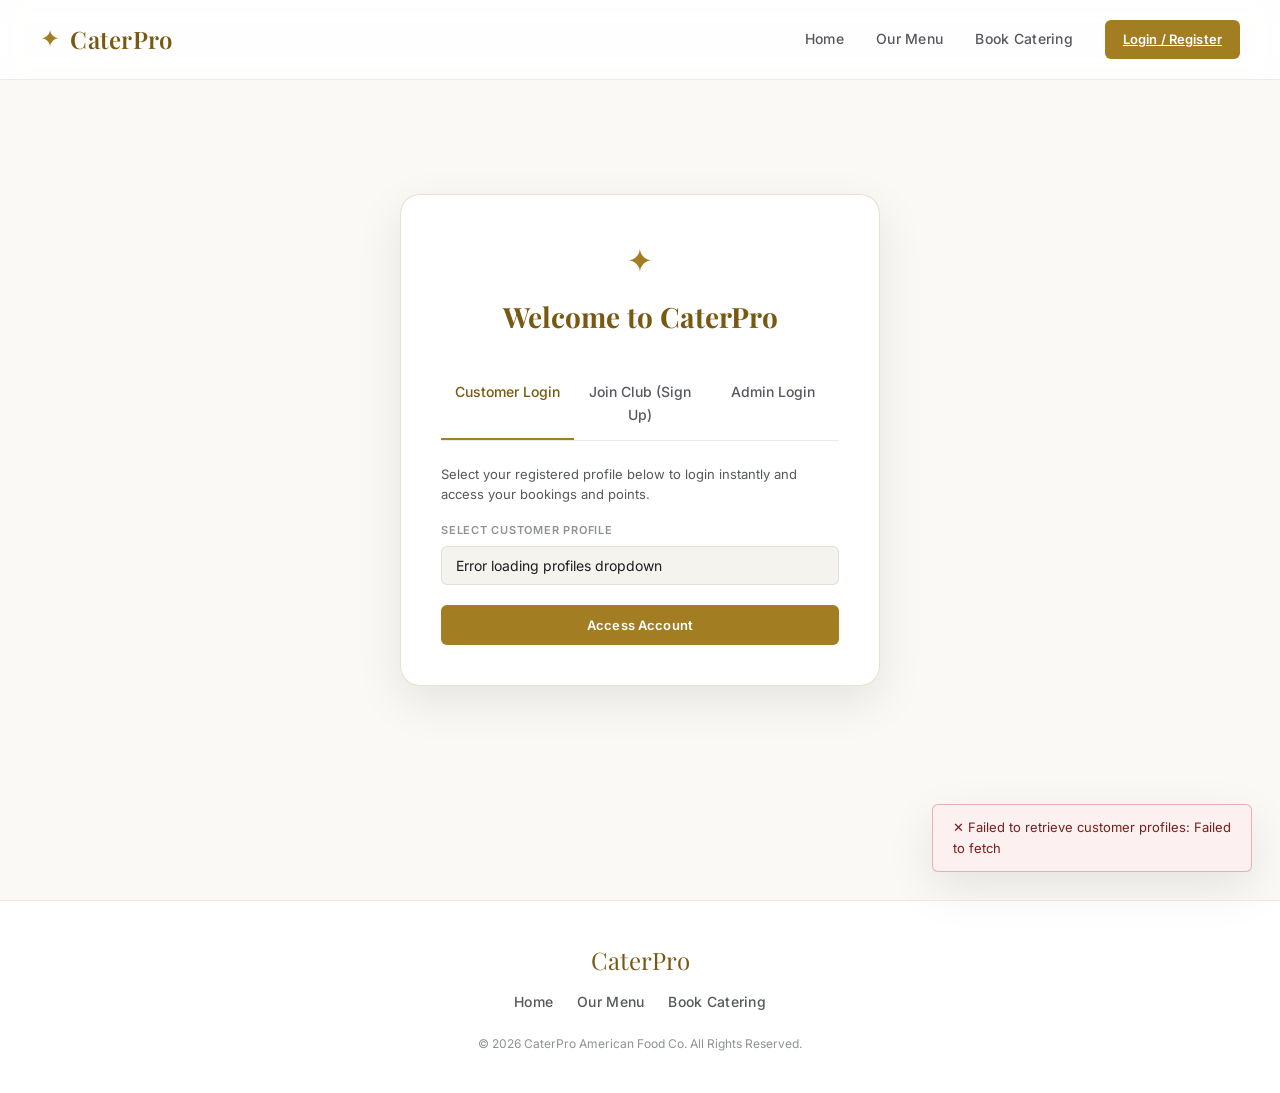
<file: src/main/webapp/my-account.html>
<!DOCTYPE html>
<html lang="en">
<head>
  <meta charset="UTF-8" />
  <meta name="viewport" content="width=device-width, initial-scale=1.0" />
  <meta name="description" content="View your active catering bookings, loyalty club status and invoices." />
  <title>My Account — CaterPro</title>
  <link rel="preconnect" href="https://fonts.googleapis.com" />
  <link href="https://fonts.googleapis.com/css2?family=Playfair+Display:ital,wght@0,400;0,500;0,600;0,700;1,400&family=Inter:wght@300;400;500;600;700&display=swap" rel="stylesheet" />
  <link rel="stylesheet" href="css/style.css" />
</head>
<body class="public-body">

  <!-- ── PUBLIC HEADER ── -->
  <header class="public-header">
    <a href="index.html" class="public-brand">
      <span class="public-brand-icon">✦</span>
      <span class="public-brand-name">CaterPro</span>
    </a>
    <nav class="public-nav">
      <a href="index.html" class="public-nav-link">Home</a>
      <a href="menu.html" class="public-nav-link">Our Menu</a>
      <a href="book.html" class="public-nav-link">Book Catering</a>
      <span id="header-auth" style="display:flex; align-items:center;">
        <!-- Filled dynamically by shared.js -->
      </span>
    </nav>
  </header>

  <!-- ── CUSTOMER DASHBOARD CONTENT ── -->
  <main class="main">
    <section class="public-section">
      
      <!-- Account Profile Header Banner -->
      <div class="card" style="padding:30px; margin-bottom:30px; border-color:var(--border-gold); background:linear-gradient(135deg, var(--bg-surface), rgba(201,168,76,0.03)); display:flex; flex-wrap:wrap; justify-content:space-between; align-items:center; gap:20px;">
        <div>
          <div style="font-size:12px; text-transform:uppercase; letter-spacing:0.1em; color:var(--gold); margin-bottom:6px;">Loyalty Club Member</div>
          <h1 style="font-family:var(--font-serif); font-size:32px; color:var(--text-primary);" id="profile-name">Loading Profile…</h1>
          <p style="font-size:13px; color:var(--text-secondary); margin-top:4px;" id="profile-details">—</p>
        </div>
        
        <div style="display:flex; align-items:center; gap:16px;">
          <div style="background:var(--bg-elevated); border:1px solid var(--border); border-radius:var(--radius-md); padding:16px 24px; text-align:center;">
            <div style="font-size:11px; text-transform:uppercase; color:var(--text-muted); letter-spacing:0.05em;">Loyalty Points Balance</div>
            <div style="font-family:var(--font-serif); font-size:36px; color:var(--gold-light); font-weight:600; margin-top:2px;" id="profile-points">0</div>
            <div style="font-size:10px; color:#72c97a; margin-top:2px;">Value: LKR <span id="profile-pts-value">0</span> discount</div>
          </div>
        </div>
      </div>

      <!-- Account Navigation Tabs -->
      <div class="filter-tabs" style="margin-bottom:20px;" id="accountTabs">
        <button class="filter-tab active" data-tab="orders">My Orders</button>
        <button class="filter-tab" data-tab="bills">My Invoices &amp; Payments</button>
        <button class="filter-tab" data-tab="notifications">CRM Notifications Activity</button>
      </div>

      <!-- TAB SECTIONS -->
      
      <!-- Orders Tab -->
      <div class="card account-tab-content" id="tab-orders">
        <table class="data-table">
          <thead>
            <tr>
              <th>Order ID</th>
              <th>Event Date</th>
              <th>Occasion Type</th>
              <th>Guests</th>
              <th>Venue Address</th>
              <th>Status</th>
              <th>Action</th>
            </tr>
          </thead>
          <tbody id="myOrdersBody">
            <tr><td colspan="7" class="loading">Fetching reservations…</td></tr>
          </tbody>
        </table>
      </div>

      <!-- Bills Tab -->
      <div class="card account-tab-content" id="tab-bills" style="display:none;">
        <table class="data-table">
          <thead>
            <tr>
              <th>Invoice ID</th>
              <th>Order ID</th>
              <th>Subtotal</th>
              <th>Tax</th>
              <th>Points Discount</th>
              <th>Total Amount</th>
              <th>Payment Status</th>
              <th>Action</th>
            </tr>
          </thead>
          <tbody id="myBillsBody">
            <tr><td colspan="8" class="loading">Fetching invoices…</td></tr>
          </tbody>
        </table>
      </div>

      <!-- CRM notifications Tab -->
      <div class="card account-tab-content" id="tab-notifications" style="display:none; padding:24px;">
        <h3 class="crm-panel-title" style="margin-bottom:12px;">CRM Updates &amp; Alerts History</h3>
        <p class="crm-panel-desc" style="margin-bottom:20px;">Review simulated email and SMS updates sent to you about points additions, promotions, and catering bookings.</p>
        <div id="myNotifLogs" class="crm-logs-list" style="max-height: 350px;">
          <div class="loading">Fetching CRM activity records…</div>
        </div>
      </div>

    </section>
  </main>

  <!-- ── MODALS (Reused from Admin) ── -->
  <div class="modal-overlay" id="modalOverlay">
    <div class="modal" id="modal">
      <div class="modal-header">
        <h3 id="modalTitle">Title</h3>
        <button class="modal-close" id="modalClose">✕</button>
      </div>
      <div class="modal-body" id="modalBody"></div>
      <div class="modal-footer">
        <button class="btn-ghost" id="modalCancel">Cancel</button>
        <button class="btn-primary" id="modalSave">Save</button>
      </div>
    </div>
  </div>

  <div class="modal-overlay" id="billOverlay">
    <div class="modal bill-modal" id="billModal">
      <div class="modal-header">
        <h3>Invoice</h3>
        <button class="modal-close" id="billModalClose">✕</button>
      </div>
      <div class="modal-body" id="billModalBody"></div>
      <div class="modal-footer">
        <button class="btn-ghost" id="billModalClose2">Close</button>
        <button class="btn-primary" id="printBillBtn">🖨 Print</button>
      </div>
    </div>
  </div>

  <!-- ── PUBLIC FOOTER ── -->
  <footer class="public-footer">
    <div class="footer-logo">CaterPro</div>
    <div class="footer-links">
      <a href="index.html" class="public-nav-link">Home</a>
      <a href="menu.html" class="public-nav-link">Our Menu</a>
      <a href="book.html" class="public-nav-link">Book Catering</a>
    </div>
    <div class="footer-copy">&copy; 2026 CaterPro American Food Co. All Rights Reserved.</div>
  </footer>

  <div class="toast" id="toast"></div>

  <!-- Scripts -->
  <script src="js/shared.js"></script>
  <script src="js/my-account.js"></script>
</body>
</html>
</file>
<file: src/main/webapp/css/style.css>
/* ═══════════════════════════════════════════════════
   CaterPro — Premium Catering Management System
   Aesthetic: Refined Dark Luxury with Gold Accents
   ═══════════════════════════════════════════════════ */

@import url('https://fonts.googleapis.com/css2?family=Playfair+Display:ital,wght@0,400;0,500;0,600;0,700;1,400&family=Inter:wght@300;400;500;600;700&display=swap');

/* ── CSS Variables ── */
:root {
  --bg-base:     #faf9f6; /* Beautiful warm alabaster white */
  --bg-surface:  #ffffff; /* Pure pristine white */
  --bg-elevated: #f5f3ee; /* Warm sand ivory */
  --bg-hover:    #ebe7de;
  --bg-active:   #dfd9cd;

  --gold:        #a37d22; /* Rich warm bronze/gold readable on white */
  --gold-light:  #785911; /* Golden oak / deep bronze */
  --gold-dim:    rgba(163,125,34,0.08);
  --teal:        #167066;
  --teal-dim:    rgba(22,112,102,0.08);
  --rose:        #bd3535;
  --rose-dim:    rgba(189,53,53,0.08);
  --slate:       #425675;
  --slate-dim:   rgba(66,86,117,0.08);

  --text-primary:   #1c1d1f; /* Soft deep charcoal black */
  --text-secondary: #56585d; /* Elegant medium gray */
  --text-muted:     #8f9196; /* Light gray for timestamps/hints */

  --border:      rgba(0,0,0,0.08);
  --border-gold: rgba(163,125,34,0.22);

  --radius-sm:   6px;
  --radius-md:   12px;
  --radius-lg:   20px;

  --sidebar-w:   260px;
  --topbar-h:    64px;

  --shadow-card: 0 4px 20px rgba(0,0,0,0.04);
  --shadow-modal:0 16px 48px rgba(0,0,0,0.09);

  --font-serif:  'Playfair Display', Georgia, serif;
  --font-sans:   'Inter', system-ui, sans-serif;

  --transition:  all 0.2s ease;
}

/* ── Reset ── */
*, *::before, *::after { box-sizing: border-box; margin: 0; padding: 0; }
html { font-size: 15px; }
body {
  background: var(--bg-base);
  color: var(--text-primary);
  font-family: var(--font-sans);
  font-weight: 400;
  line-height: 1.6;
  min-height: 100vh;
  display: flex;
  overflow: hidden;
}

/* ══════════════════════════════════════════
   SIDEBAR
══════════════════════════════════════════ */
.sidebar {
  width: var(--sidebar-w);
  min-width: var(--sidebar-w);
  height: 100vh;
  background: var(--bg-surface);
  border-right: 1px solid var(--border);
  display: flex;
  flex-direction: column;
  padding: 0;
  position: sticky;
  top: 0;
  transition: width 0.3s ease, min-width 0.3s ease;
  z-index: 100;
  overflow: hidden;
}

.brand {
  display: flex;
  align-items: center;
  gap: 12px;
  padding: 28px 24px 24px;
  border-bottom: 1px solid var(--border);
}
.brand-icon {
  font-size: 22px;
  color: var(--gold);
  flex-shrink: 0;
}
.brand-name {
  font-family: var(--font-serif);
  font-size: 22px;
  font-weight: 600;
  color: var(--gold-light);
  letter-spacing: 0.02em;
  white-space: nowrap;
}
.brand-sub {
  font-size: 10px;
  color: var(--text-muted);
  letter-spacing: 0.08em;
  text-transform: uppercase;
  white-space: nowrap;
}

/* Navigation */
.nav {
  flex: 1;
  padding: 16px 12px;
  display: flex;
  flex-direction: column;
  gap: 4px;
  overflow-y: auto;
}
.nav-item {
  display: flex;
  align-items: center;
  gap: 12px;
  padding: 11px 14px;
  border-radius: var(--radius-sm);
  color: var(--text-secondary);
  text-decoration: none;
  font-size: 14px;
  font-weight: 500;
  letter-spacing: 0.01em;
  transition: var(--transition);
  white-space: nowrap;
  cursor: pointer;
}
.nav-item svg {
  width: 18px;
  height: 18px;
  fill: none;
  stroke: currentColor;
  stroke-width: 1.8;
  stroke-linecap: round;
  stroke-linejoin: round;
  flex-shrink: 0;
}
.nav-item:hover {
  background: var(--bg-hover);
  color: var(--text-primary);
}
.nav-item.active {
  background: var(--gold-dim);
  color: var(--gold-light);
  border-left: 2px solid var(--gold);
}

.sidebar-footer {
  padding: 16px 20px;
  border-top: 1px solid var(--border);
}
.sidebar-user {
  display: flex;
  align-items: center;
  gap: 10px;
}
.user-avatar {
  width: 36px;
  height: 36px;
  border-radius: 50%;
  background: var(--gold-dim);
  border: 1px solid var(--border-gold);
  color: var(--gold);
  display: flex;
  align-items: center;
  justify-content: center;
  font-weight: 600;
  font-size: 14px;
  flex-shrink: 0;
}
.user-name  { font-size: 13px; font-weight: 600; color: var(--text-primary); }
.user-role  { font-size: 11px; color: var(--text-muted); }

/* ══════════════════════════════════════════
   MAIN AREA
══════════════════════════════════════════ */
.main {
  flex: 1;
  display: flex;
  flex-direction: column;
  height: 100vh;
  overflow: hidden;
}

/* ── Top Bar ── */
.topbar {
  height: var(--topbar-h);
  background: var(--bg-surface);
  border-bottom: 1px solid var(--border);
  display: flex;
  align-items: center;
  justify-content: space-between;
  padding: 0 28px;
  flex-shrink: 0;
}
.topbar-left { display: flex; align-items: center; gap: 16px; }
.menu-toggle {
  background: none;
  border: none;
  color: var(--text-secondary);
  font-size: 20px;
  cursor: pointer;
  line-height: 1;
  padding: 4px;
  display: none;
}
.page-title {
  font-family: var(--font-serif);
  font-size: 24px;
  font-weight: 500;
  color: var(--text-primary);
  letter-spacing: 0.01em;
}
.date-display {
  font-size: 12px;
  color: var(--text-muted);
  letter-spacing: 0.05em;
}

/* ── Pages ── */
.page {
  display: none;
  flex: 1;
  overflow-y: auto;
  padding: 28px;
  gap: 24px;
  flex-direction: column;
  animation: fadeIn 0.25s ease;
}
.page.active { display: flex; }

@keyframes fadeIn {
  from { opacity: 0; transform: translateY(6px); }
  to   { opacity: 1; transform: translateY(0); }
}

/* ── Page Actions Bar ── */
.page-actions {
  display: flex;
  align-items: center;
  justify-content: space-between;
  gap: 12px;
  flex-wrap: wrap;
}

/* ── Search Input ── */
.search-input {
  background: var(--bg-elevated);
  border: 1px solid var(--border);
  border-radius: var(--radius-sm);
  color: var(--text-primary);
  padding: 9px 14px;
  font-size: 13px;
  font-family: var(--font-sans);
  min-width: 220px;
  outline: none;
  transition: var(--transition);
}
.search-input::placeholder { color: var(--text-muted); }
.search-input:focus { border-color: var(--gold); }

/* ── Buttons ── */
.btn-primary {
  background: var(--gold);
  color: #ffffff;
  border: none;
  border-radius: var(--radius-sm);
  padding: 9px 18px;
  font-size: 13px;
  font-weight: 600;
  font-family: var(--font-sans);
  cursor: pointer;
  transition: var(--transition);
  white-space: nowrap;
  letter-spacing: 0.01em;
}
.btn-primary:hover { background: var(--gold-light); color: #ffffff; }

.btn-ghost {
  background: transparent;
  border: 1px solid var(--border);
  color: var(--text-secondary);
  border-radius: var(--radius-sm);
  padding: 9px 18px;
  font-size: 13px;
  font-family: var(--font-sans);
  cursor: pointer;
  transition: var(--transition);
}
.btn-ghost:hover { border-color: var(--text-secondary); color: var(--text-primary); }

.btn-icon {
  background: none;
  border: none;
  cursor: pointer;
  padding: 5px 8px;
  border-radius: 4px;
  font-size: 14px;
  transition: var(--transition);
}
.btn-icon:hover { background: var(--bg-hover); }
.btn-danger { color: var(--rose); }

/* ── Card ── */
.card {
  background: var(--bg-surface);
  border: 1px solid var(--border);
  border-radius: var(--radius-md);
  overflow: hidden;
}
.card-header {
  display: flex;
  align-items: center;
  justify-content: space-between;
  padding: 18px 20px 14px;
  border-bottom: 1px solid var(--border);
}
.card-header h3 {
  font-family: var(--font-serif);
  font-size: 18px;
  font-weight: 500;
  color: var(--text-primary);
}
.link-btn { font-size: 12px; color: var(--gold); text-decoration: none; }
.link-btn:hover { color: var(--gold-light); }

/* ══════════════════════════════════════════
   DASHBOARD
══════════════════════════════════════════ */
.stats-grid {
  display: grid;
  grid-template-columns: repeat(4, 1fr);
  gap: 16px;
}
@media (max-width: 900px) { .stats-grid { grid-template-columns: repeat(2, 1fr); } }

.stat-card {
  background: var(--bg-surface);
  border: 1px solid var(--border);
  border-radius: var(--radius-md);
  padding: 22px 20px;
  display: flex;
  flex-direction: column;
  gap: 6px;
  position: relative;
  overflow: hidden;
  transition: transform 0.2s;
}
.stat-card::before {
  content: '';
  position: absolute;
  top: 0; left: 0; right: 0;
  height: 3px;
  border-radius: var(--radius-md) var(--radius-md) 0 0;
}
.stat-card.gold::before { background: var(--gold); }
.stat-card.teal::before { background: var(--teal); }
.stat-card.rose::before { background: var(--rose); }
.stat-card.slate::before { background: var(--slate); }

.stat-card:hover { transform: translateY(-2px); }

.stat-icon  { font-size: 24px; margin-bottom: 4px; }
.stat-value {
  font-family: var(--font-serif);
  font-size: 36px;
  font-weight: 500;
  line-height: 1;
  color: var(--text-primary);
}
.stat-label { font-size: 12px; color: var(--text-muted); letter-spacing: 0.06em; text-transform: uppercase; }

.dash-grid {
  display: grid;
  grid-template-columns: 2fr 1fr;
  gap: 16px;
}
@media (max-width: 800px) { .dash-grid { grid-template-columns: 1fr; } }

.quick-actions {
  display: flex;
  flex-direction: column;
  gap: 10px;
  padding: 16px 20px;
}
.qa-btn {
  background: var(--bg-elevated);
  border: 1px solid var(--border);
  color: var(--text-secondary);
  border-radius: var(--radius-sm);
  padding: 11px 16px;
  font-size: 13px;
  font-family: var(--font-sans);
  cursor: pointer;
  text-align: left;
  transition: var(--transition);
  display: flex;
  align-items: center;
  gap: 10px;
}
.qa-btn span { color: var(--gold); font-size: 16px; }
.qa-btn:hover {
  background: var(--gold-dim);
  border-color: var(--border-gold);
  color: var(--text-primary);
}

/* Recent orders list in dashboard */
.recent-order-item {
  display: flex;
  justify-content: space-between;
  align-items: center;
  padding: 12px 20px;
  border-bottom: 1px solid var(--border);
  font-size: 13px;
}
.recent-order-item:last-child { border-bottom: none; }
.roi-left { color: var(--text-primary); }
.roi-name { font-weight: 500; }
.roi-event { color: var(--text-muted); font-size: 12px; }

/* ══════════════════════════════════════════
   DATA TABLE
══════════════════════════════════════════ */
.data-table {
  width: 100%;
  border-collapse: collapse;
}
.data-table th {
  background: var(--bg-elevated);
  color: var(--text-muted);
  font-size: 11px;
  letter-spacing: 0.08em;
  text-transform: uppercase;
  font-weight: 600;
  padding: 12px 16px;
  text-align: left;
  border-bottom: 1px solid var(--border);
}
.data-table td {
  padding: 13px 16px;
  font-size: 13.5px;
  color: var(--text-primary);
  border-bottom: 1px solid var(--border);
  vertical-align: middle;
}
.data-table tr:last-child td { border-bottom: none; }
.data-table tr:hover td { background: var(--bg-hover); }
.data-table td.loading { text-align: center; color: var(--text-muted); padding: 40px; }

/* ── Status Badge ── */
.badge {
  display: inline-block;
  padding: 3px 10px;
  border-radius: 20px;
  font-size: 11px;
  font-weight: 600;
  letter-spacing: 0.04em;
  text-transform: uppercase;
}
.badge-pending    { background: rgba(163,125,34,0.10);  color: #7a5c10; border: 1px solid rgba(163,125,34,0.2); }
.badge-confirmed  { background: rgba(22,112,102,0.10);  color: #0e6b61; border: 1px solid rgba(22,112,102,0.2); }
.badge-progress   { background: rgba(66,86,117,0.10);   color: #334c72; border: 1px solid rgba(66,86,117,0.2); }
.badge-completed  { background: rgba(34,139,64,0.10);   color: #1a7535; border: 1px solid rgba(34,139,64,0.2); }
.badge-cancelled  { background: rgba(189,53,53,0.10);   color: #9b2222; border: 1px solid rgba(189,53,53,0.2); }
.badge-paid       { background: rgba(34,139,64,0.10);   color: #1a7535; border: 1px solid rgba(34,139,64,0.2); }
.badge-unpaid     { background: rgba(189,53,53,0.10);   color: #9b2222; border: 1px solid rgba(189,53,53,0.2); }

/* ══════════════════════════════════════════
   MENU GRID
══════════════════════════════════════════ */
.filter-tabs {
  display: flex;
  gap: 6px;
  flex-wrap: wrap;
}
.filter-tab {
  background: var(--bg-elevated);
  border: 1px solid var(--border);
  color: var(--text-secondary);
  border-radius: 20px;
  padding: 6px 14px;
  font-size: 12px;
  font-family: var(--font-sans);
  cursor: pointer;
  transition: var(--transition);
}
.filter-tab.active, .filter-tab:hover {
  background: var(--gold-dim);
  border-color: var(--border-gold);
  color: var(--gold-light);
}

.menu-grid {
  display: grid;
  grid-template-columns: repeat(auto-fill, minmax(240px, 1fr));
  gap: 16px;
}
.menu-card {
  background: var(--bg-surface);
  border: 1px solid var(--border);
  border-radius: var(--radius-md);
  padding: 0;
  display: flex;
  flex-direction: column;
  overflow: hidden;
  transition: var(--transition);
  box-shadow: 0 2px 8px rgba(0,0,0,0.05);
}
.menu-card:hover {
  border-color: var(--border-gold);
  transform: translateY(-3px);
  box-shadow: 0 8px 28px rgba(0,0,0,0.09);
}
/* Image banner for public menu cards */
.menu-card-img {
  height: 180px;
  position: relative;
  border-bottom: 1px solid var(--border);
  flex-shrink: 0;
  overflow: hidden;
}
.category-badge {
  position: absolute;
  top: 10px; left: 10px;
  background: rgba(255,255,255,0.92);
  backdrop-filter: blur(4px);
  color: var(--gold);
  font-size: 9.5px;
  font-weight: 700;
  letter-spacing: 0.1em;
  text-transform: uppercase;
  padding: 3px 10px;
  border-radius: 20px;
  border: 1px solid var(--border-gold);
}
.menu-card-body {
  padding: 16px 18px 18px;
  display: flex;
  flex-direction: column;
  flex: 1;
}
.menu-card-title-row {
  display: flex;
  justify-content: space-between;
  align-items: flex-start;
  gap: 8px;
  margin-bottom: 8px;
}
.menu-card-title-row h4 {
  font-family: var(--font-serif);
  font-size: 16px;
  font-weight: 600;
  color: var(--text-primary);
  line-height: 1.3;
}
.price { font-size: 14px; font-weight: 700; color: var(--gold); white-space: nowrap; }
.menu-card-desc { font-size: 12px; color: var(--text-secondary); line-height: 1.55; }
/* Legacy no-image styles */
.menu-card-cat { font-size: 10px; letter-spacing: 0.1em; text-transform: uppercase; color: var(--gold); font-weight: 600; }
.menu-card-name { font-family: var(--font-serif); font-size: 18px; font-weight: 500; color: var(--text-primary); line-height: 1.3; }
.menu-card-footer { display: flex; justify-content: space-between; align-items: center; margin-top: 6px; padding-top: 12px; border-top: 1px solid var(--border); }
.menu-card-price { font-size: 17px; font-weight: 700; color: var(--gold); }
.menu-card-price span { font-size: 11px; color: var(--text-muted); font-weight: 400; margin-left: 2px; }
.menu-card-actions { display: flex; gap: 4px; }
.avail-dot { width: 7px; height: 7px; border-radius: 50%; display: inline-block; margin-right: 4px; }
.avail-dot.yes { background: #2ea84b; }
.avail-dot.no  { background: var(--rose); }

/* ══════════════════════════════════════════
   MODAL
══════════════════════════════════════════ */
.modal-overlay {
  position: fixed;
  inset: 0;
  background: rgba(0,0,0,0.75);
  backdrop-filter: blur(4px);
  display: none;
  align-items: center;
  justify-content: center;
  z-index: 1000;
  padding: 20px;
}
.modal-overlay.open { display: flex; }

.modal {
  background: var(--bg-surface);
  border: 1px solid var(--border-gold);
  border-radius: var(--radius-lg);
  width: 100%;
  max-width: 520px;
  max-height: 90vh;
  display: flex;
  flex-direction: column;
  box-shadow: var(--shadow-modal);
  animation: modalIn 0.25s cubic-bezier(.34,1.36,.64,1);
}
.bill-modal { max-width: 620px; }

@keyframes modalIn {
  from { opacity: 0; transform: scale(0.92) translateY(-10px); }
  to   { opacity: 1; transform: scale(1) translateY(0); }
}

.modal-header {
  padding: 20px 24px 16px;
  border-bottom: 1px solid var(--border);
  display: flex;
  align-items: center;
  justify-content: space-between;
}
.modal-header h3 {
  font-family: var(--font-serif);
  font-size: 20px;
  font-weight: 500;
  color: var(--text-primary);
}
.modal-close {
  background: none;
  border: none;
  color: var(--text-muted);
  font-size: 18px;
  cursor: pointer;
  padding: 4px 8px;
  transition: var(--transition);
  border-radius: 4px;
}
.modal-close:hover { color: var(--text-primary); background: var(--bg-hover); }

.modal-body {
  padding: 22px 24px;
  overflow-y: auto;
  flex: 1;
}
.modal-footer {
  padding: 16px 24px;
  border-top: 1px solid var(--border);
  display: flex;
  justify-content: flex-end;
  gap: 10px;
}

/* Form fields */
.form-group {
  display: flex;
  flex-direction: column;
  gap: 6px;
  margin-bottom: 16px;
}
.form-group label {
  font-size: 11px;
  letter-spacing: 0.07em;
  text-transform: uppercase;
  color: var(--text-muted);
  font-weight: 600;
}
.form-control {
  background: var(--bg-elevated);
  border: 1px solid var(--border);
  border-radius: var(--radius-sm);
  color: var(--text-primary);
  padding: 10px 14px;
  font-size: 14px;
  font-family: var(--font-sans);
  outline: none;
  transition: var(--transition);
  width: 100%;
}
.form-control:focus { border-color: var(--gold); }
.form-control option { background: var(--bg-elevated); }
select.form-control { appearance: none; cursor: pointer; }

/* Order item selector */
.item-selector {
  border: 1px solid var(--border);
  border-radius: var(--radius-sm);
  overflow: hidden;
}
.item-row {
  display: grid;
  grid-template-columns: 1fr auto auto auto;
  align-items: center;
  gap: 10px;
  padding: 10px 14px;
  border-bottom: 1px solid var(--border);
  font-size: 13px;
}
.item-row:last-child { border-bottom: none; }
.item-row-name { color: var(--text-primary); }
.item-row-price { color: var(--text-muted); font-size: 12px; min-width: 80px; text-align: right; }
.qty-input {
  width: 60px;
  background: var(--bg-elevated);
  border: 1px solid var(--border);
  border-radius: 4px;
  color: var(--text-primary);
  padding: 4px 8px;
  font-size: 13px;
  text-align: center;
  outline: none;
}
.qty-input:focus { border-color: var(--gold); }

/* Bill preview */
.bill-preview {
  font-size: 13.5px;
}
.bill-header-info {
  background: var(--bg-elevated);
  border-radius: var(--radius-sm);
  padding: 16px;
  margin-bottom: 20px;
}
.bill-header-info p { margin-bottom: 4px; color: var(--text-secondary); }
.bill-header-info strong { color: var(--text-primary); }
.bill-items-table {
  width: 100%;
  border-collapse: collapse;
  margin-bottom: 20px;
}
.bill-items-table th {
  font-size: 11px;
  text-transform: uppercase;
  letter-spacing: 0.07em;
  color: var(--text-muted);
  padding: 8px 0;
  border-bottom: 1px solid var(--border);
  text-align: left;
  font-weight: 600;
}
.bill-items-table td {
  padding: 10px 0;
  border-bottom: 1px solid var(--border);
  color: var(--text-primary);
}
.bill-items-table td:last-child { text-align: right; }
.bill-totals { text-align: right; }
.bill-totals p { margin-bottom: 6px; color: var(--text-secondary); font-size: 13px; }
.bill-totals p span { display: inline-block; min-width: 100px; color: var(--text-primary); }
.bill-grand-total {
  font-size: 22px;
  font-family: var(--font-serif);
  color: var(--gold-light);
  font-weight: 500;
  margin-top: 12px;
  padding-top: 12px;
  border-top: 1px solid var(--border-gold);
}
.bill-grand-total span { display: inline-block; min-width: 100px; }

/* ── Toast notification ── */
.toast {
  position: fixed;
  bottom: 28px;
  right: 28px;
  background: var(--bg-elevated);
  border: 1px solid var(--border-gold);
  border-radius: var(--radius-sm);
  padding: 12px 20px;
  font-size: 13px;
  color: var(--text-primary);
  box-shadow: var(--shadow-modal);
  transform: translateY(80px);
  opacity: 0;
  transition: all 0.3s cubic-bezier(.34,1.36,.64,1);
  z-index: 9999;
  max-width: 320px;
}
.toast.show { transform: translateY(0); opacity: 1; }
.toast.success { background: #f0faf1; border-color: rgba(34,139,64,0.35); color: #1a5e2e; }
.toast.error   { background: #fdf0f0; border-color: rgba(189,53,53,0.35);  color: #7c1c1c; }

/* ── Scrollbar ── */
::-webkit-scrollbar { width: 6px; height: 6px; }
::-webkit-scrollbar-track { background: var(--bg-elevated); border-radius: 3px; }
::-webkit-scrollbar-thumb { background: #ccc8be; border-radius: 3px; }
::-webkit-scrollbar-thumb:hover { background: #aaa49a; }

/* ── Responsive ── */
@media (max-width: 768px) {
  .sidebar {
    position: fixed;
    left: -260px;
    top: 0;
    height: 100vh;
    transition: left 0.3s ease;
    z-index: 200;
  }
  .sidebar.open { left: 0; }
  .menu-toggle { display: block; }
  .stats-grid { grid-template-columns: repeat(2, 1fr); }
  .dash-grid  { grid-template-columns: 1fr; }
  .page       { padding: 16px; }
}

/* ── CRM Layout ── */
.crm-layout {
  display: grid;
  grid-template-columns: 2fr 1fr;
  gap: 20px;
}

.crm-panel {
  padding: 24px;
  display: flex;
  flex-direction: column;
  gap: 16px;
}

.crm-panel-title {
  font-family: var(--font-serif);
  font-size: 18px;
  color: var(--gold-light);
  font-weight: 500;
}

.crm-panel-desc {
  font-size: 12px;
  color: var(--text-secondary);
  line-height: 1.6;
}

.crm-textarea {
  resize: none;
  background: var(--bg-elevated);
  border: 1px solid var(--border);
  color: var(--text-primary);
  font-family: var(--font-sans);
  padding: 10px;
  border-radius: var(--radius-sm);
  width: 100%;
}
.crm-textarea:focus {
  outline: none;
  border-color: var(--gold);
}

.btn-full { width: 100%; }

.crm-logs-section {
  border-top: 1px solid var(--border);
  padding-top: 12px;
}

.crm-logs-title {
  font-size: 11px;
  font-family: var(--font-sans);
  text-transform: uppercase;
  letter-spacing: 0.08em;
  color: var(--text-muted);
  margin-bottom: 10px;
  font-weight: 500;
}

.crm-logs-list {
  font-size: 11px;
  color: var(--text-muted);
  display: flex;
  flex-direction: column;
  gap: 8px;
  max-height: 160px;
  overflow-y: auto;
}

/* ── Charts Grid ── */
.charts-grid {
  display: grid;
  grid-template-columns: 1fr 1fr;
  gap: 20px;
  margin-bottom: 20px;
}

.chart-card {
  padding: 24px;
}

.chart-title {
  font-family: var(--font-serif);
  font-size: 18px;
  font-weight: 500;
  color: var(--text-primary);
  margin-bottom: 16px;
}

.chart-container {
  position: relative;
  height: 260px;
}

/* ── Stock Alert Card ── */
.stock-alert-card {
  padding: 24px;
}

.stock-alert-title {
  font-family: var(--font-serif);
  font-size: 18px;
  font-weight: 500;
  color: var(--rose);
  margin-bottom: 14px;
}

.stock-alert-body {
  font-size: 13px;
  color: var(--text-secondary);
  line-height: 1.7;
}

.stock-alert-body ul {
  margin: 8px 0 0 18px;
  display: flex;
  flex-direction: column;
  gap: 6px;
}

/* ── Bill Preview Centered Header ── */
.bill-logo {
  text-align: center;
  margin-bottom: 20px;
}

.bill-logo-name {
  font-family: var(--font-serif);
  font-size: 28px;
  color: var(--gold-light);
}

.bill-logo-sub {
  font-size: 11px;
  letter-spacing: 0.1em;
  text-transform: uppercase;
  color: var(--text-muted);
}

.bill-status-row {
  margin-top: 12px;
}

.bill-pay-btn {
  margin-top: 12px;
}

/* ── Inventory Status Progress ── */
.progress-bar-container {
  width: 80px;
  height: 6px;
  background: var(--bg-hover);
  border-radius: 3px;
  overflow: hidden;
  display: inline-block;
  vertical-align: middle;
  margin-right: 8px;
}
.progress-bar {
  height: 100%;
  border-radius: 3px;
  transition: width 0.3s ease;
}
.progress-safe    { background: #2ea84b; }
.progress-warning { background: #e07820; }
.progress-danger  { background: var(--rose); }

/* ── Notification Log Item ── */
.log-item {
  border-left: 2px solid var(--gold);
  padding-left: 8px;
  margin-bottom: 4px;
  line-height: 1.5;
}

/* ── Responsive adjustments for new layouts ── */
@media (max-width: 900px) {
  .crm-layout   { grid-template-columns: 1fr; }
  .charts-grid  { grid-template-columns: 1fr; }
}

/* ── Public Body & Scrollable Layouts ── */
body.public-body {
  display: block;
  overflow-y: auto;
  overflow-x: hidden;
  background: var(--bg-base);
}

body.public-body .main {
  height: auto;
  min-height: calc(100vh - 150px);
  overflow: visible;
  padding-top: 80px; /* Header spacing */
}

/* ── Public Header ── */
.public-header {
  position: fixed;
  top: 0; left: 0; right: 0;
  height: 80px;
  background: rgba(255, 255, 255, 0.85);
  backdrop-filter: blur(12px);
  -webkit-backdrop-filter: blur(12px);
  border-bottom: 1px solid var(--border);
  display: flex;
  align-items: center;
  justify-content: space-between;
  padding: 0 40px;
  z-index: 1000;
  transition: var(--transition);
}

.public-brand {
  display: flex;
  align-items: center;
  gap: 10px;
  text-decoration: none;
}

.public-brand-icon {
  font-size: 24px;
  color: var(--gold);
}

.public-brand-name {
  font-family: var(--font-serif);
  font-size: 24px;
  font-weight: 600;
  color: var(--gold-light);
  letter-spacing: 0.02em;
}

.public-nav {
  display: flex;
  align-items: center;
  gap: 32px;
}

.public-nav-link {
  color: var(--text-secondary);
  text-decoration: none;
  font-size: 14px;
  font-weight: 500;
  letter-spacing: 0.02em;
  transition: var(--transition);
}

.public-nav-link:hover, .public-nav-link.active {
  color: var(--gold-light);
}

/* ── Public Hero Section ── */
.public-hero {
  position: relative;
  min-height: 80vh;
  display: flex;
  align-items: center;
  justify-content: center;
  text-align: center;
  padding: 80px 20px;
  background: linear-gradient(rgba(255,255,255,0.7), rgba(255,255,255,0.85)), url('https://images.unsplash.com/photo-1555244162-803834f70033?q=80&w=1600&auto=format&fit=crop') center/cover no-repeat;
  border-bottom: 1px solid var(--border-gold);
}

.hero-content {
  max-width: 800px;
  z-index: 2;
  animation: fadeIn 0.8s ease;
}

.hero-tag {
  font-size: 11px;
  text-transform: uppercase;
  letter-spacing: 0.2em;
  color: var(--gold);
  margin-bottom: 16px;
  font-weight: 600;
}

.hero-title {
  font-family: var(--font-serif);
  font-size: 56px;
  font-weight: 500;
  line-height: 1.15;
  color: var(--text-primary);
  margin-bottom: 24px;
}

.hero-title span {
  color: var(--gold-light);
}

.hero-desc {
  font-size: 18px;
  color: var(--text-secondary);
  margin-bottom: 36px;
  line-height: 1.7;
}

.hero-actions {
  display: flex;
  justify-content: center;
  gap: 16px;
}

/* ── Public Sections ── */
.public-section {
  max-width: 1200px;
  margin: 80px auto;
  padding: 0 20px;
}

.section-header {
  text-align: center;
  margin-bottom: 50px;
}

.section-tag {
  font-size: 11px;
  text-transform: uppercase;
  letter-spacing: 0.15em;
  color: var(--gold);
  margin-bottom: 10px;
  font-weight: 600;
}

.section-title {
  font-family: var(--font-serif);
  font-size: 36px;
  font-weight: 500;
  color: var(--text-primary);
}

/* ── Occasions / Packages ── */
.occasions-grid {
  display: grid;
  grid-template-columns: repeat(3, 1fr);
  gap: 30px;
}

@media (max-width: 900px) {
  .occasions-grid { grid-template-columns: 1fr; }
}

.occasion-card {
  background: var(--bg-surface);
  border: 1px solid var(--border);
  border-radius: var(--radius-md);
  overflow: hidden;
  transition: var(--transition);
}

.occasion-card:hover {
  transform: translateY(-5px);
  border-color: var(--border-gold);
}

.occasion-img {
  height: 220px;
  background-size: cover;
  background-position: center;
  border-bottom: 1px solid var(--border);
  position: relative;
}

.occasion-img-overlay {
  position: absolute;
  bottom: 0; left: 0; right: 0;
  height: 80px;
  background: linear-gradient(transparent, var(--bg-surface));
}

.occasion-body {
  padding: 24px;
}

.occasion-name {
  font-family: var(--font-serif);
  font-size: 22px;
  color: var(--gold-light);
  margin-bottom: 12px;
}

.occasion-desc {
  font-size: 13.5px;
  color: var(--text-secondary);
  line-height: 1.6;
}

/* ── Booking Form / Wizard ── */
.booking-container {
  display: grid;
  grid-template-columns: 1.8fr 1.2fr;
  gap: 30px;
}

@media (max-width: 900px) {
  .booking-container { grid-template-columns: 1fr; }
}

.booking-item-selector {
  border: 1px solid var(--border);
  border-radius: var(--radius-md);
  max-height: 400px;
  overflow-y: auto;
  background: var(--bg-elevated);
}

.booking-item-row {
  display: flex;
  align-items: center;
  justify-content: space-between;
  padding: 12px 16px;
  border-bottom: 1px solid var(--border);
}

.booking-item-row:last-child {
  border-bottom: none;
}

.booking-item-name {
  font-weight: 500;
  color: var(--text-primary);
  font-size: 14px;
}

.booking-item-price {
  color: var(--gold-light);
  font-size: 13.5px;
}

.booking-item-qty {
  width: 70px;
  background: var(--bg-base);
  border: 1px solid var(--border);
  border-radius: var(--radius-sm);
  color: var(--text-primary);
  text-align: center;
  padding: 6px;
}

.summary-card {
  padding: 24px;
  display: flex;
  flex-direction: column;
  gap: 16px;
}

.summary-title {
  font-family: var(--font-serif);
  font-size: 20px;
  color: var(--gold-light);
  border-bottom: 1px solid var(--border);
  padding-bottom: 12px;
}

.summary-row {
  display: flex;
  justify-content: space-between;
  font-size: 13.5px;
  color: var(--text-secondary);
}

.summary-row.total {
  color: var(--text-primary);
  font-size: 18px;
  font-weight: 600;
  border-top: 1px solid var(--border);
  padding-top: 12px;
  margin-top: 8px;
}

/* ── Login/Register visual styling ── */
.login-container {
  min-height: 80vh;
  display: flex;
  align-items: center;
  justify-content: center;
  padding: 40px 20px;
}

.login-card {
  width: 100%;
  max-width: 480px;
  background: var(--bg-surface);
  border: 1px solid var(--border-gold);
  border-radius: var(--radius-lg);
  padding: 40px;
  box-shadow: var(--shadow-modal);
  animation: fadeIn 0.4s ease;
}

.login-logo {
  text-align: center;
  margin-bottom: 30px;
}

.login-logo-icon {
  font-size: 32px;
  color: var(--gold);
  margin-bottom: 8px;
  display: inline-block;
}

.login-logo-title {
  font-family: var(--font-serif);
  font-size: 28px;
  color: var(--gold-light);
}

.login-tabs {
  display: flex;
  border-bottom: 1px solid var(--border);
  margin-bottom: 24px;
}

.login-tab {
  flex: 1;
  text-align: center;
  padding: 12px;
  color: var(--text-secondary);
  cursor: pointer;
  font-size: 14px;
  font-weight: 500;
  transition: var(--transition);
  border-bottom: 2px solid transparent;
}

.login-tab.active {
  color: var(--gold-light);
  border-bottom-color: var(--gold);
}

/* ── Public Footer ── */
.public-footer {
  background: var(--bg-surface);
  border-top: 1px solid var(--border);
  padding: 40px 20px;
  text-align: center;
  margin-top: 100px;
}

.footer-logo {
  font-family: var(--font-serif);
  font-size: 24px;
  color: var(--gold-light);
  margin-bottom: 12px;
}

.footer-links {
  display: flex;
  justify-content: center;
  gap: 24px;
  margin-bottom: 20px;
}

.footer-copy {
  font-size: 12px;
  color: var(--text-muted);
}

/* ── Print Styles ── */
@media print {
  body { background: white; color: black; font-family: serif; }
  .sidebar, .topbar, .modal-footer, .modal-close, .public-header, .public-footer { display: none !important; }
  .modal-overlay { position: static; background: none; padding: 0; }
  .modal { border: none; box-shadow: none; max-width: 100%; }
  .modal-body { padding: 0; }
  .bill-preview { color: black; }
  .bill-preview p, .bill-preview td, .bill-preview th { color: black !important; }
  .bill-grand-total { color: black !important; }
}
</file>
